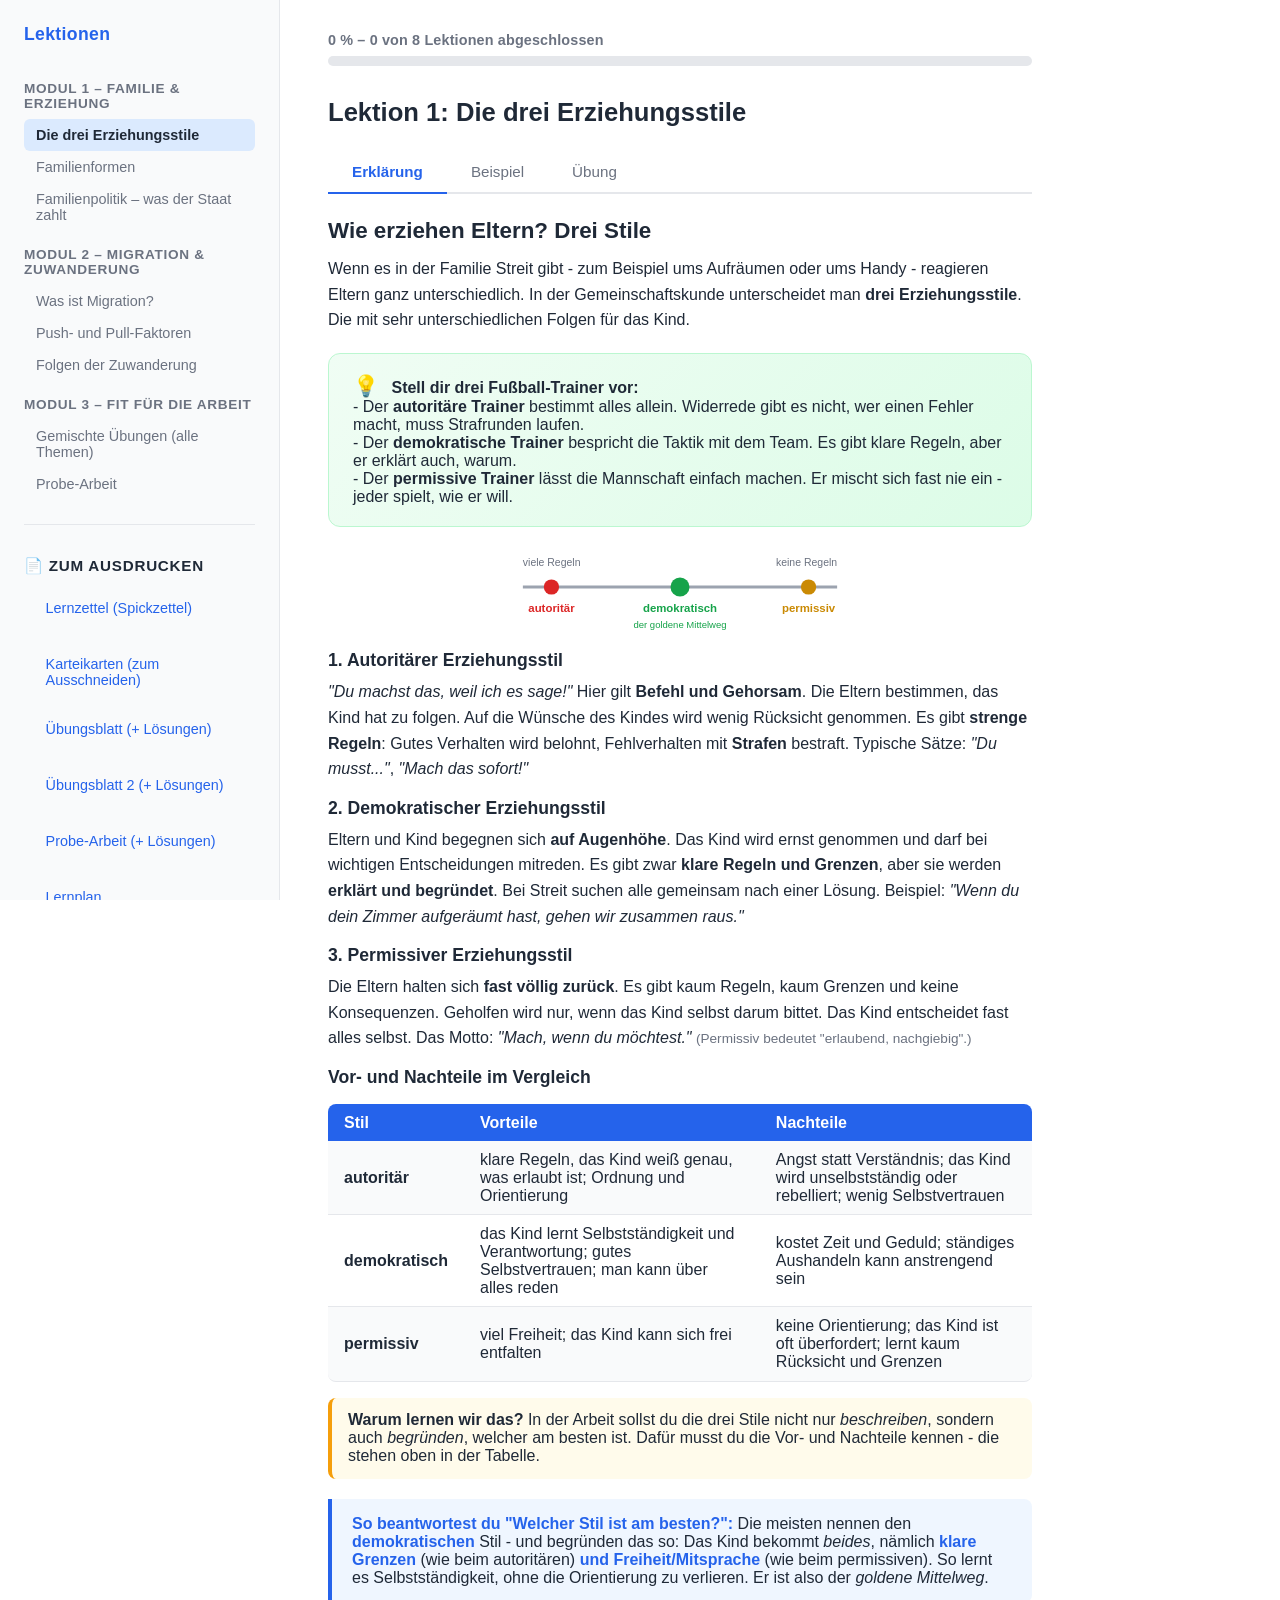
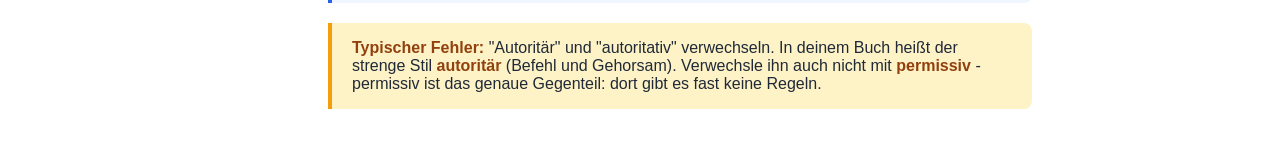
<file: index.html>
<!DOCTYPE html>
<html lang="de">
<head>
  <meta charset="UTF-8">
  <meta name="viewport" content="width=device-width, initial-scale=1.0">
  <title>GK-Arbeit Lernprogramm – Familie, Erziehung & Migration</title>
  <meta name="description" content="Lernprogramm für die GK-Arbeit: Familie, Erziehung & Migration (Klasse 8).">
  <link rel="stylesheet" href="css/style.css?v=1">
</head>
<body>
  <button class="menu-toggle" id="menu-toggle">&#9776;</button>
  <aside id="sidebar">
    <h2>Lektionen</h2>
    <div id="module-familie">
      <h3>Modul 1 – Familie &amp; Erziehung</h3>
      <ul id="lesson-list-familie"></ul>
    </div>
    <div id="module-migration">
      <h3>Modul 2 – Migration &amp; Zuwanderung</h3>
      <ul id="lesson-list-migration"></ul>
    </div>
    <div id="module-training">
      <h3>Modul 3 – Fit für die Arbeit</h3>
      <ul id="lesson-list-training"></ul>
    </div>
    <div id="pdf-paket">
      <h3>📄 Zum Ausdrucken</h3>
      <ul class="pdf-links">
        <li><a href="pdf/lernzettel.html" target="_blank" rel="noopener">Lernzettel (Spickzettel)</a></li>
        <li><a href="pdf/karteikarten.html" target="_blank" rel="noopener">Karteikarten (zum Ausschneiden)</a></li>
        <li><a href="pdf/uebungsblatt.html" target="_blank" rel="noopener">Übungsblatt (+ Lösungen)</a></li>
        <li><a href="pdf/uebungsblatt-2.html" target="_blank" rel="noopener">Übungsblatt 2 (+ Lösungen)</a></li>
        <li><a href="pdf/probe-arbeit.html" target="_blank" rel="noopener">Probe-Arbeit (+ Lösungen)</a></li>
        <li><a href="pdf/lernplan.html" target="_blank" rel="noopener">Lernplan</a></li>
      </ul>
    </div>
    <button id="reset-progress">Fortschritt zurücksetzen</button>
  </aside>
  <main id="content">
    <div id="progress-section">
      <div id="progress-label">0 % – 0 von 0 Lektionen abgeschlossen</div>
      <div id="progress-bar-container">
        <div id="progress-bar"></div>
      </div>
    </div>
    <div id="review-due"></div>
    <div id="lesson-container"></div>
  </main>
  <script src="js/progress.js?v=1"></script>
  <script src="js/exercises.js?v=1"></script>
  <script src="js/renderer.js?v=1"></script>
  <script src="js/lessons-familie.js?v=1"></script>
  <script src="js/lessons-migration.js?v=1"></script>
  <script src="js/lessons-training.js?v=1"></script>
  <script src="js/app.js?v=1"></script>
</body>
</html>
</file>
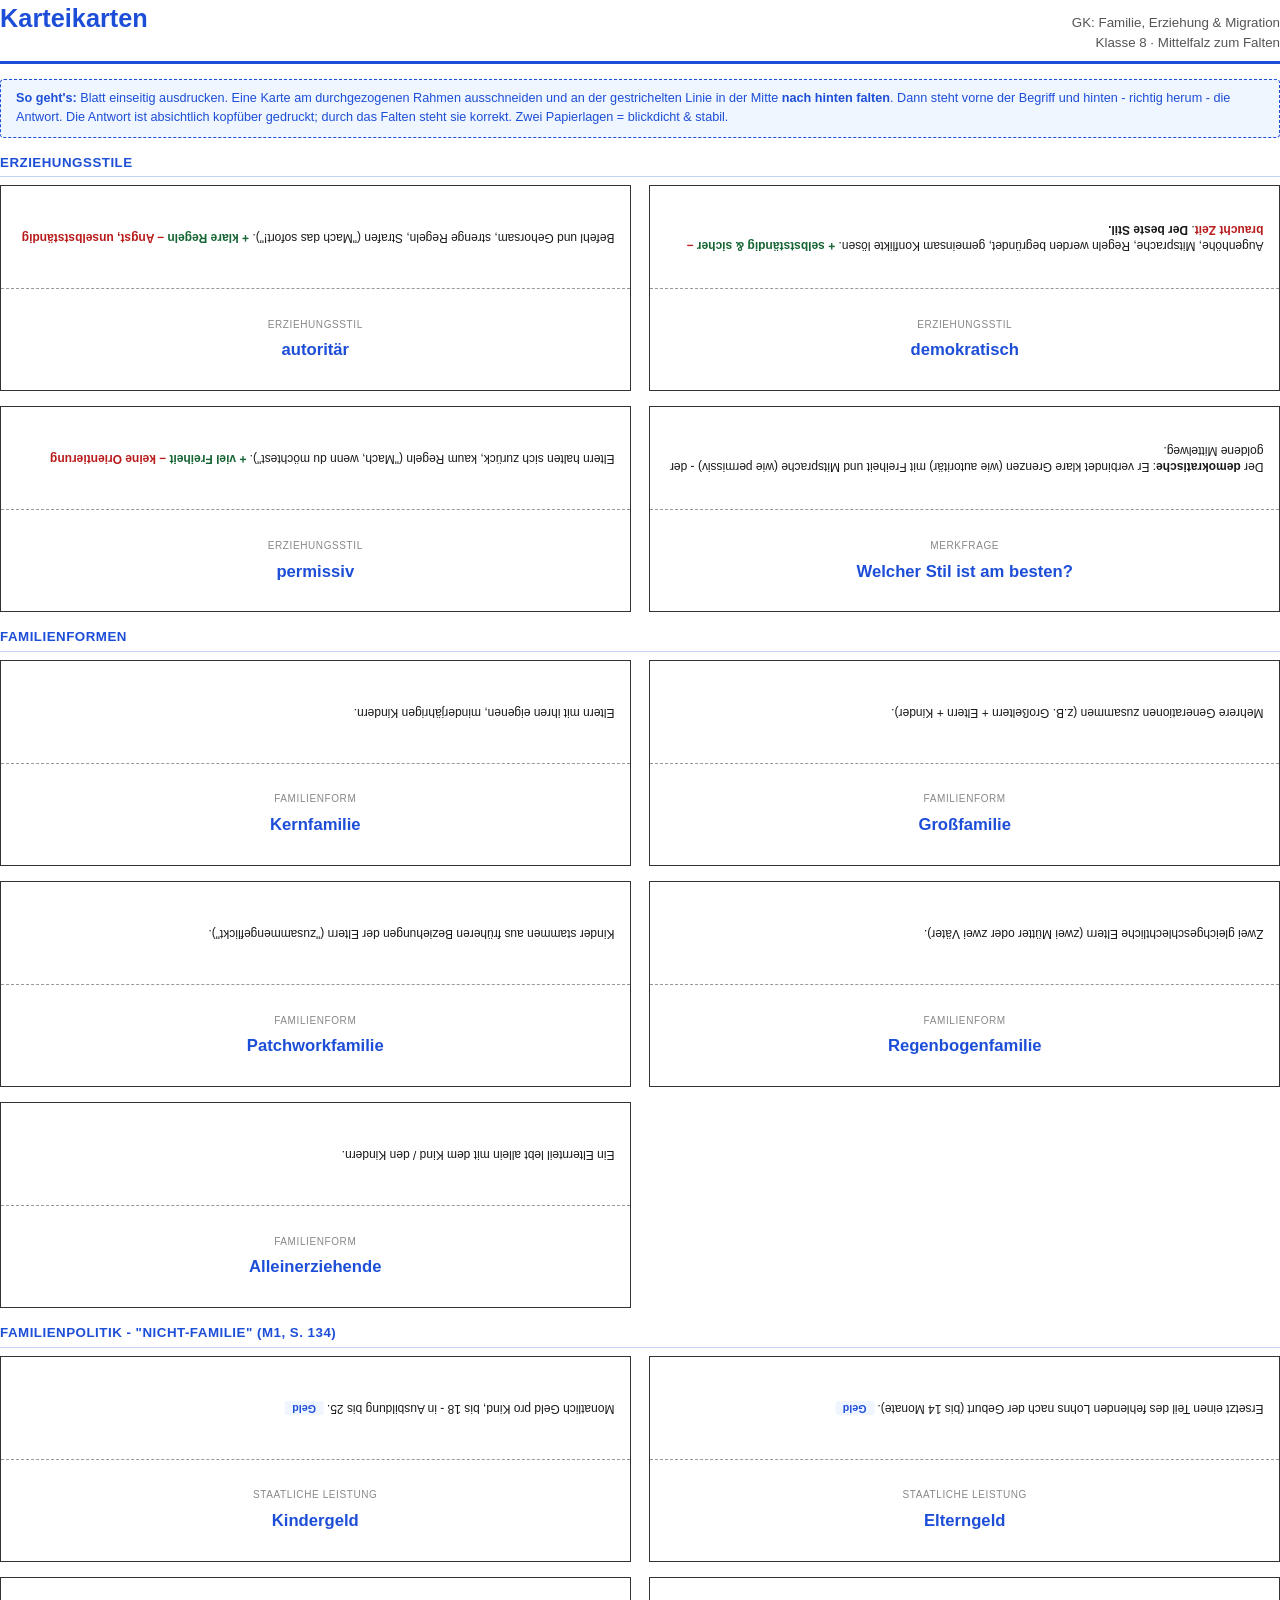
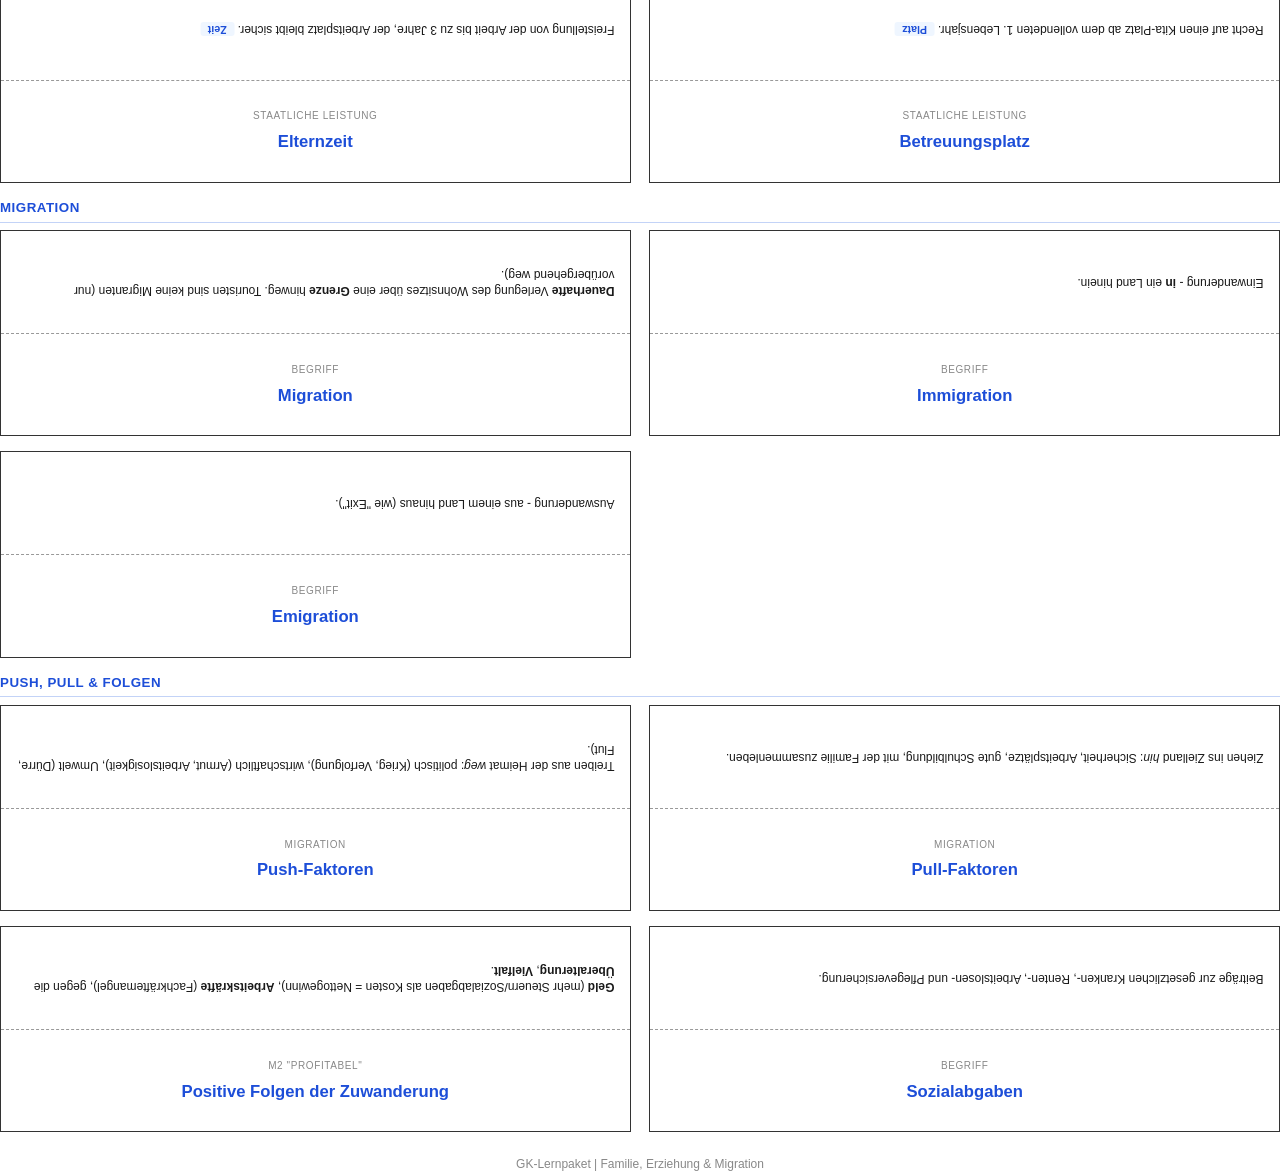
<file: pdf/karteikarten.html>
<!DOCTYPE html>
<html lang="de">
<head>
<meta charset="UTF-8">
<title>Karteikarten - GK-Arbeit: Familie, Erziehung & Migration</title>
<link rel="stylesheet" href="print.css">
<style>
  /* Mittelfalz-Karteikarten: einseitig drucken, ausschneiden, in der Mitte
     nach HINTEN falten. Begriff unten (vorne), Antwort oben kopfüber -
     nach dem Falten steht die Antwort hinten richtig herum.

     Wichtig fürs Drucken: Je zwei Karten stecken in einer .reihe (Block-Element).
     break-inside: avoid wirkt darauf zuverlässig -> eine Karte wird NIE über
     einen Seitenumbruch zerrissen, es bricht nur zwischen den Zeilen um. */
  .anleitung {
    background: #eff6ff; border: 1px dashed #1d4ed8; border-radius: 4px;
    padding: 2.5mm 4mm; font-size: 9.5pt; color: #1d4ed8; margin-bottom: 4mm;
  }
  .gruppe-titel {
    font-size: 10pt; color: #1d4ed8; font-weight: 700; text-transform: uppercase;
    letter-spacing: .5px; margin: 3mm 0 2mm; border-bottom: 1px solid #c3d3f7; padding-bottom: 1mm;
    break-after: avoid; page-break-after: avoid;
  }
  .reihe {
    display: flex; gap: 5mm; margin-bottom: 4mm;
    break-inside: avoid; page-break-inside: avoid;
  }
  .karte { width: calc(50% - 2.5mm); border: 1.4px solid #333; }
  .haelfte {
    height: 27mm; box-sizing: border-box; padding: 2.5mm 4mm; overflow: hidden;
    display: flex; flex-direction: column; justify-content: center;
  }
  /* Obere Hälfte = Antwort, kopfüber gedruckt */
  .antwort { transform: rotate(180deg); font-size: 9pt; line-height: 1.3; }
  /* Untere Hälfte = Begriff (Vorderseite), Faltlinie als obere Kante */
  .begriff { border-top: 1.5px dashed #999; text-align: center; }
  .begriff .kategorie {
    font-size: 7.5pt; color: #888; text-transform: uppercase; letter-spacing: .6px; margin-bottom: 1.5mm;
  }
  .begriff .wort { font-weight: 700; font-size: 12.5pt; color: #1d4ed8; }
  .antwort .plus { color: #166534; font-weight: 600; }
  .antwort .minus { color: #b91c1c; font-weight: 600; }
  .antwort .art {
    display: inline-block; white-space: nowrap; background: #eff6ff; color: #1d4ed8;
    font-weight: 700; font-size: 8pt; padding: 0 2mm; border-radius: 3px;
  }
</style>
</head>
<body>

<div class="kopf">
  <h1>Karteikarten</h1>
  <div class="meta">GK: Familie, Erziehung &amp; Migration<br>Klasse 8 &middot; Mittelfalz zum Falten</div>
</div>

<div class="anleitung">
  <strong>So geht's:</strong> Blatt einseitig ausdrucken. Eine Karte am durchgezogenen Rahmen
  ausschneiden und an der gestrichelten Linie in der Mitte <strong>nach hinten falten</strong>.
  Dann steht vorne der Begriff und hinten - richtig herum - die Antwort. Die Antwort ist absichtlich
  kopfüber gedruckt; durch das Falten steht sie korrekt. Zwei Papierlagen = blickdicht &amp; stabil.
</div>

<div class="gruppe-titel">Erziehungsstile</div>
<div class="reihe">
  <div class="karte">
    <div class="haelfte antwort"><div>Befehl und Gehorsam, strenge Regeln, Strafen ("Mach das sofort!").
      <span class="plus">+ klare Regeln</span> <span class="minus">&ndash; Angst, unselbstständig</span></div></div>
    <div class="haelfte begriff"><div class="kategorie">Erziehungsstil</div><div class="wort">autoritär</div></div>
  </div>
  <div class="karte">
    <div class="haelfte antwort"><div>Augenhöhe, Mitsprache, Regeln werden begründet, gemeinsam Konflikte lösen.
      <span class="plus">+ selbstständig &amp; sicher</span> <span class="minus">&ndash; braucht Zeit</span>.
      <strong>Der beste Stil.</strong></div></div>
    <div class="haelfte begriff"><div class="kategorie">Erziehungsstil</div><div class="wort">demokratisch</div></div>
  </div>
</div>
<div class="reihe">
  <div class="karte">
    <div class="haelfte antwort"><div>Eltern halten sich zurück, kaum Regeln ("Mach, wenn du möchtest").
      <span class="plus">+ viel Freiheit</span> <span class="minus">&ndash; keine Orientierung</span></div></div>
    <div class="haelfte begriff"><div class="kategorie">Erziehungsstil</div><div class="wort">permissiv</div></div>
  </div>
  <div class="karte">
    <div class="haelfte antwort"><div>Der <strong>demokratische</strong>: Er verbindet klare Grenzen (wie autoritär)
      mit Freiheit und Mitsprache (wie permissiv) - der goldene Mittelweg.</div></div>
    <div class="haelfte begriff"><div class="kategorie">Merkfrage</div><div class="wort">Welcher Stil ist am besten?</div></div>
  </div>
</div>

<div class="gruppe-titel">Familienformen</div>
<div class="reihe">
  <div class="karte">
    <div class="haelfte antwort"><div>Eltern mit ihren eigenen, minderjährigen Kindern.</div></div>
    <div class="haelfte begriff"><div class="kategorie">Familienform</div><div class="wort">Kernfamilie</div></div>
  </div>
  <div class="karte">
    <div class="haelfte antwort"><div>Mehrere Generationen zusammen (z.B. Großeltern + Eltern + Kinder).</div></div>
    <div class="haelfte begriff"><div class="kategorie">Familienform</div><div class="wort">Großfamilie</div></div>
  </div>
</div>
<div class="reihe">
  <div class="karte">
    <div class="haelfte antwort"><div>Kinder stammen aus früheren Beziehungen der Eltern ("zusammengeflickt").</div></div>
    <div class="haelfte begriff"><div class="kategorie">Familienform</div><div class="wort">Patchworkfamilie</div></div>
  </div>
  <div class="karte">
    <div class="haelfte antwort"><div>Zwei gleichgeschlechtliche Eltern (zwei Mütter oder zwei Väter).</div></div>
    <div class="haelfte begriff"><div class="kategorie">Familienform</div><div class="wort">Regenbogenfamilie</div></div>
  </div>
</div>
<div class="reihe">
  <div class="karte">
    <div class="haelfte antwort"><div>Ein Elternteil lebt allein mit dem Kind / den Kindern.</div></div>
    <div class="haelfte begriff"><div class="kategorie">Familienform</div><div class="wort">Alleinerziehende</div></div>
  </div>
</div>

<div class="gruppe-titel">Familienpolitik - "Nicht-Familie" (M1, S. 134)</div>
<div class="reihe">
  <div class="karte">
    <div class="haelfte antwort"><div>Monatlich Geld pro Kind, bis 18 - in Ausbildung bis 25. <span class="art">Geld</span></div></div>
    <div class="haelfte begriff"><div class="kategorie">staatliche Leistung</div><div class="wort">Kindergeld</div></div>
  </div>
  <div class="karte">
    <div class="haelfte antwort"><div>Ersetzt einen Teil des fehlenden Lohns nach der Geburt (bis 14 Monate). <span class="art">Geld</span></div></div>
    <div class="haelfte begriff"><div class="kategorie">staatliche Leistung</div><div class="wort">Elterngeld</div></div>
  </div>
</div>
<div class="reihe">
  <div class="karte">
    <div class="haelfte antwort"><div>Freistellung von der Arbeit bis zu 3 Jahre, der Arbeitsplatz bleibt sicher. <span class="art">Zeit</span></div></div>
    <div class="haelfte begriff"><div class="kategorie">staatliche Leistung</div><div class="wort">Elternzeit</div></div>
  </div>
  <div class="karte">
    <div class="haelfte antwort"><div>Recht auf einen Kita-Platz ab dem vollendeten 1. Lebensjahr. <span class="art">Platz</span></div></div>
    <div class="haelfte begriff"><div class="kategorie">staatliche Leistung</div><div class="wort">Betreuungsplatz</div></div>
  </div>
</div>

<div class="gruppe-titel">Migration</div>
<div class="reihe">
  <div class="karte">
    <div class="haelfte antwort"><div><strong>Dauerhafte</strong> Verlegung des Wohnsitzes über eine <strong>Grenze</strong> hinweg.
      Touristen sind keine Migranten (nur vorübergehend weg).</div></div>
    <div class="haelfte begriff"><div class="kategorie">Begriff</div><div class="wort">Migration</div></div>
  </div>
  <div class="karte">
    <div class="haelfte antwort"><div>Einwanderung - <strong>in</strong> ein Land hinein.</div></div>
    <div class="haelfte begriff"><div class="kategorie">Begriff</div><div class="wort">Immigration</div></div>
  </div>
</div>
<div class="reihe">
  <div class="karte">
    <div class="haelfte antwort"><div>Auswanderung - aus einem Land hinaus (wie "Exit").</div></div>
    <div class="haelfte begriff"><div class="kategorie">Begriff</div><div class="wort">Emigration</div></div>
  </div>
</div>

<div class="gruppe-titel">Push, Pull &amp; Folgen</div>
<div class="reihe">
  <div class="karte">
    <div class="haelfte antwort"><div>Treiben aus der Heimat <em>weg</em>: politisch (Krieg, Verfolgung),
      wirtschaftlich (Armut, Arbeitslosigkeit), Umwelt (Dürre, Flut).</div></div>
    <div class="haelfte begriff"><div class="kategorie">Migration</div><div class="wort">Push-Faktoren</div></div>
  </div>
  <div class="karte">
    <div class="haelfte antwort"><div>Ziehen ins Zielland <em>hin</em>: Sicherheit, Arbeitsplätze, gute Schulbildung,
      mit der Familie zusammenleben.</div></div>
    <div class="haelfte begriff"><div class="kategorie">Migration</div><div class="wort">Pull-Faktoren</div></div>
  </div>
</div>
<div class="reihe">
  <div class="karte">
    <div class="haelfte antwort"><div><strong>Geld</strong> (mehr Steuern/Sozialabgaben als Kosten = Nettogewinn),
      <strong>Arbeitskräfte</strong> (Fachkräftemangel), gegen die <strong>Überalterung</strong>, <strong>Vielfalt</strong>.</div></div>
    <div class="haelfte begriff"><div class="kategorie">M2 "Profitabel"</div><div class="wort">Positive Folgen der Zuwanderung</div></div>
  </div>
  <div class="karte">
    <div class="haelfte antwort"><div>Beiträge zur gesetzlichen Kranken-, Renten-, Arbeitslosen- und Pflegeversicherung.</div></div>
    <div class="haelfte begriff"><div class="kategorie">Begriff</div><div class="wort">Sozialabgaben</div></div>
  </div>
</div>

<div class="fuss">GK-Lernpaket | Familie, Erziehung &amp; Migration</div>

</body>
</html>
</file>
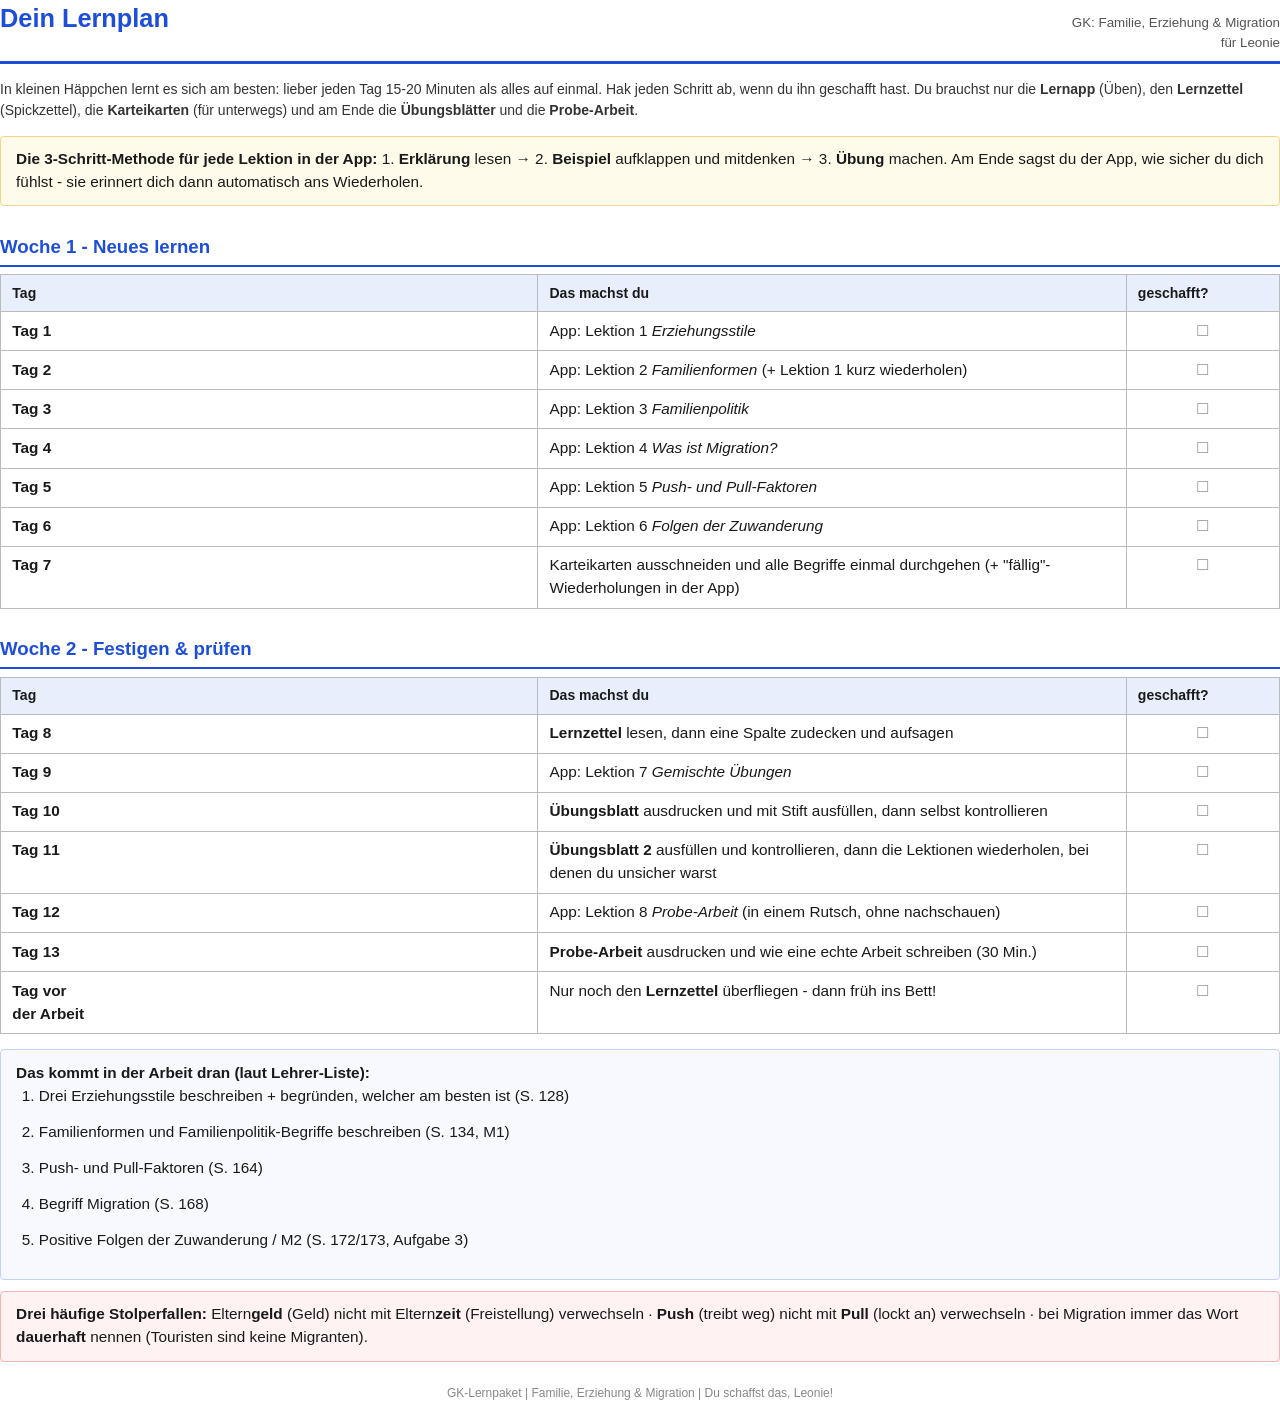
<file: pdf/lernplan.html>
<!DOCTYPE html>
<html lang="de">
<head>
<meta charset="UTF-8">
<title>Lernplan - GK-Arbeit: Familie, Erziehung & Migration</title>
<link rel="stylesheet" href="print.css">
</head>
<body>

<div class="kopf">
  <h1>Dein Lernplan</h1>
  <div class="meta">GK: Familie, Erziehung &amp; Migration<br>für Leonie</div>
</div>
<p class="intro">In kleinen Häppchen lernt es sich am besten: lieber jeden Tag 15-20 Minuten als alles
auf einmal. Hak jeden Schritt ab, wenn du ihn geschafft hast. Du brauchst nur die
<strong>Lernapp</strong> (Üben), den <strong>Lernzettel</strong> (Spickzettel), die
<strong>Karteikarten</strong> (für unterwegs) und am Ende die <strong>Übungsblätter</strong> und die
<strong>Probe-Arbeit</strong>.</p>

<div class="box box-tip">
  <strong>Die 3-Schritt-Methode für jede Lektion in der App:</strong>
  1. <strong>Erklärung</strong> lesen &rarr; 2. <strong>Beispiel</strong> aufklappen und mitdenken &rarr;
  3. <strong>Übung</strong> machen. Am Ende sagst du der App, wie sicher du dich fühlst -
  sie erinnert dich dann automatisch ans Wiederholen.
</div>

<h2>Woche 1 - Neues lernen</h2>
<table>
  <tr><th>Tag</th><th>Das machst du</th><th>geschafft?</th></tr>
  <tr><td class="en">Tag 1</td><td>App: Lektion 1 <em>Erziehungsstile</em></td><td class="chk">☐</td></tr>
  <tr><td class="en">Tag 2</td><td>App: Lektion 2 <em>Familienformen</em> (+ Lektion 1 kurz wiederholen)</td><td class="chk">☐</td></tr>
  <tr><td class="en">Tag 3</td><td>App: Lektion 3 <em>Familienpolitik</em></td><td class="chk">☐</td></tr>
  <tr><td class="en">Tag 4</td><td>App: Lektion 4 <em>Was ist Migration?</em></td><td class="chk">☐</td></tr>
  <tr><td class="en">Tag 5</td><td>App: Lektion 5 <em>Push- und Pull-Faktoren</em></td><td class="chk">☐</td></tr>
  <tr><td class="en">Tag 6</td><td>App: Lektion 6 <em>Folgen der Zuwanderung</em></td><td class="chk">☐</td></tr>
  <tr><td class="en">Tag 7</td><td>Karteikarten ausschneiden und alle Begriffe einmal durchgehen (+ "fällig"-Wiederholungen in der App)</td><td class="chk">☐</td></tr>
</table>

<h2>Woche 2 - Festigen &amp; prüfen</h2>
<table>
  <tr><th>Tag</th><th>Das machst du</th><th>geschafft?</th></tr>
  <tr><td class="en">Tag 8</td><td><strong>Lernzettel</strong> lesen, dann eine Spalte zudecken und aufsagen</td><td class="chk">☐</td></tr>
  <tr><td class="en">Tag 9</td><td>App: Lektion 7 <em>Gemischte Übungen</em></td><td class="chk">☐</td></tr>
  <tr><td class="en">Tag 10</td><td><strong>Übungsblatt</strong> ausdrucken und mit Stift ausfüllen, dann selbst kontrollieren</td><td class="chk">☐</td></tr>
  <tr><td class="en">Tag 11</td><td><strong>Übungsblatt 2</strong> ausfüllen und kontrollieren, dann die Lektionen wiederholen, bei denen du unsicher warst</td><td class="chk">☐</td></tr>
  <tr><td class="en">Tag 12</td><td>App: Lektion 8 <em>Probe-Arbeit</em> (in einem Rutsch, ohne nachschauen)</td><td class="chk">☐</td></tr>
  <tr><td class="en">Tag 13</td><td><strong>Probe-Arbeit</strong> ausdrucken und wie eine echte Arbeit schreiben (30 Min.)</td><td class="chk">☐</td></tr>
  <tr><td class="en">Tag vor<br>der Arbeit</td><td>Nur noch den <strong>Lernzettel</strong> überfliegen - dann früh ins Bett!</td><td class="chk">☐</td></tr>
</table>

<div class="box box-rule">
  <strong>Das kommt in der Arbeit dran (laut Lehrer-Liste):</strong>
  <ol class="aufgaben">
    <li>Drei Erziehungsstile beschreiben + begründen, welcher am besten ist (S. 128)</li>
    <li>Familienformen und Familienpolitik-Begriffe beschreiben (S. 134, M1)</li>
    <li>Push- und Pull-Faktoren (S. 164)</li>
    <li>Begriff Migration (S. 168)</li>
    <li>Positive Folgen der Zuwanderung / M2 (S. 172/173, Aufgabe 3)</li>
  </ol>
</div>

<div class="box box-warn">
  <strong>Drei häufige Stolperfallen:</strong> Eltern<strong>geld</strong> (Geld) nicht mit
  Eltern<strong>zeit</strong> (Freistellung) verwechseln &middot; <strong>Push</strong> (treibt weg) nicht
  mit <strong>Pull</strong> (lockt an) verwechseln &middot; bei Migration immer das Wort
  <strong>dauerhaft</strong> nennen (Touristen sind keine Migranten).
</div>

<div class="fuss">GK-Lernpaket | Familie, Erziehung &amp; Migration | Du schaffst das, Leonie!</div>

</body>
</html>
</file>
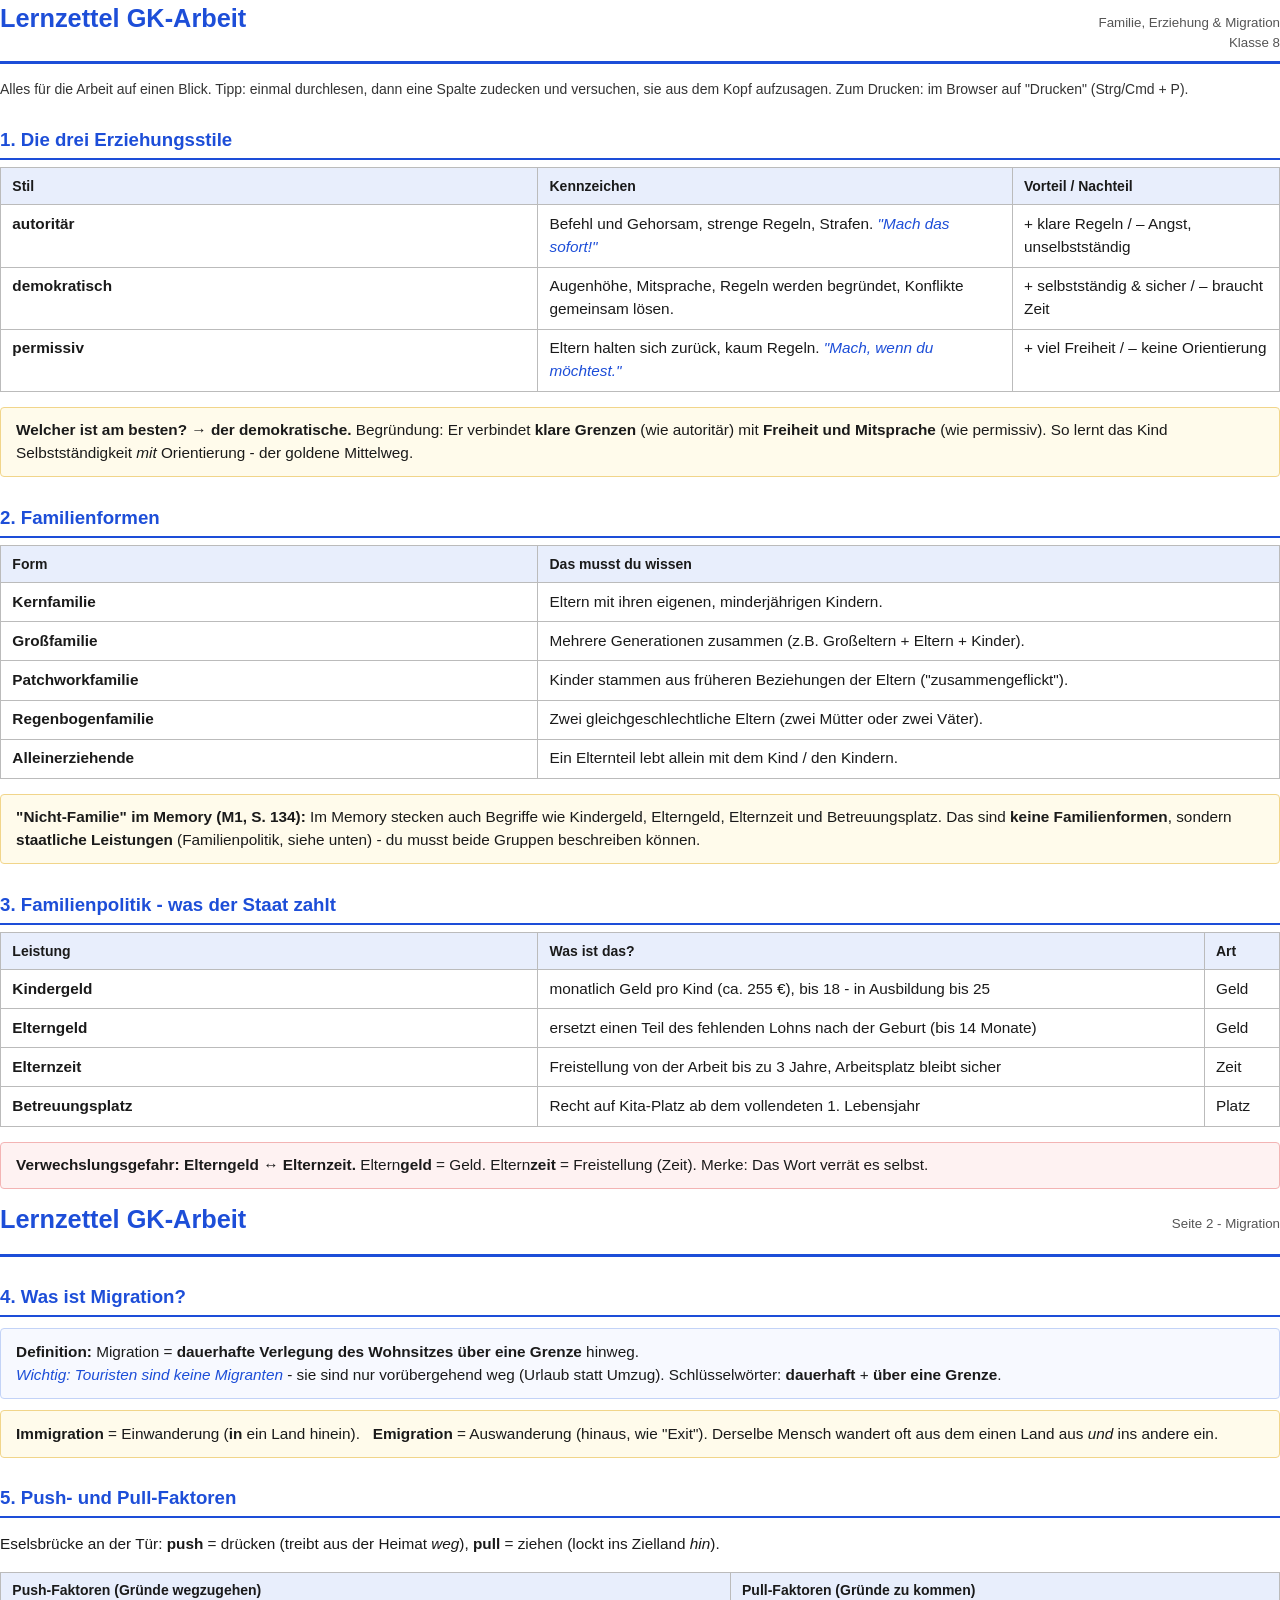
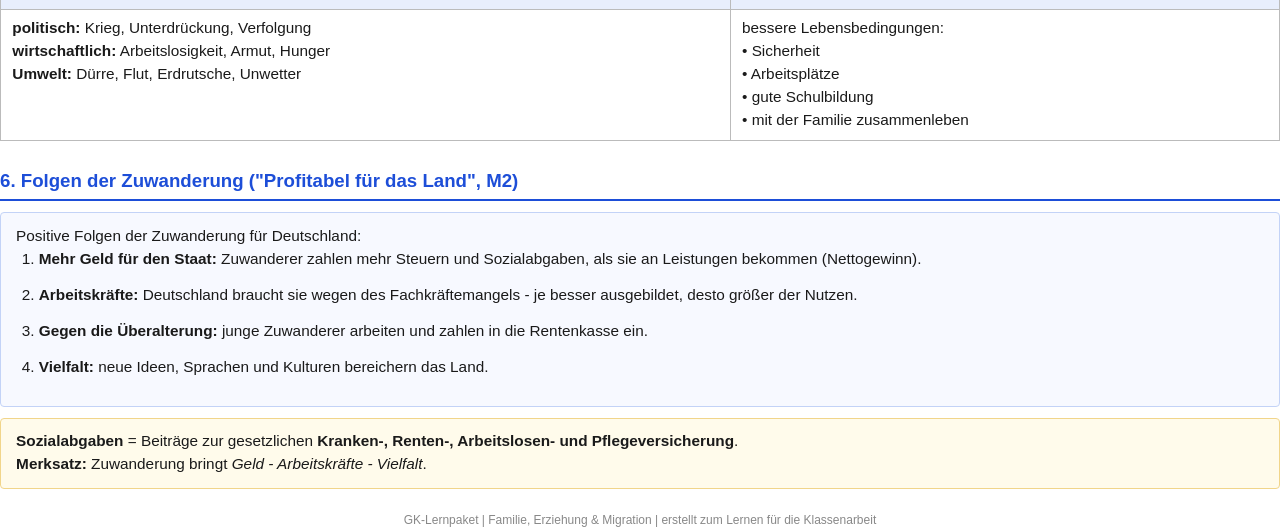
<file: pdf/lernzettel.html>
<!DOCTYPE html>
<html lang="de">
<head>
<meta charset="UTF-8">
<title>Lernzettel - GK-Arbeit: Familie, Erziehung & Migration</title>
<link rel="stylesheet" href="print.css">
</head>
<body>

<div class="kopf">
  <h1>Lernzettel GK-Arbeit</h1>
  <div class="meta">Familie, Erziehung &amp; Migration<br>Klasse 8</div>
</div>
<p class="intro">Alles für die Arbeit auf einen Blick. Tipp: einmal durchlesen, dann eine Spalte
zudecken und versuchen, sie aus dem Kopf aufzusagen. Zum Drucken: im Browser auf "Drucken" (Strg/Cmd + P).</p>

<h2>1. Die drei Erziehungsstile</h2>
<table>
  <tr><th>Stil</th><th>Kennzeichen</th><th>Vorteil / Nachteil</th></tr>
  <tr>
    <td class="en">autoritär</td>
    <td>Befehl und Gehorsam, strenge Regeln, Strafen. <span class="beispiel">"Mach das sofort!"</span></td>
    <td>+ klare Regeln / &ndash; Angst, unselbstständig</td>
  </tr>
  <tr>
    <td class="en">demokratisch</td>
    <td>Augenhöhe, Mitsprache, Regeln werden begründet, Konflikte gemeinsam lösen.</td>
    <td>+ selbstständig &amp; sicher / &ndash; braucht Zeit</td>
  </tr>
  <tr>
    <td class="en">permissiv</td>
    <td>Eltern halten sich zurück, kaum Regeln. <span class="beispiel">"Mach, wenn du möchtest."</span></td>
    <td>+ viel Freiheit / &ndash; keine Orientierung</td>
  </tr>
</table>
<div class="box box-tip">
  <strong>Welcher ist am besten? &rarr; der demokratische.</strong> Begründung: Er verbindet
  <strong>klare Grenzen</strong> (wie autoritär) mit <strong>Freiheit und Mitsprache</strong> (wie permissiv).
  So lernt das Kind Selbstständigkeit <em>mit</em> Orientierung - der goldene Mittelweg.
</div>

<h2>2. Familienformen</h2>
<table>
  <tr><th>Form</th><th>Das musst du wissen</th></tr>
  <tr><td class="en">Kernfamilie</td><td>Eltern mit ihren eigenen, minderjährigen Kindern.</td></tr>
  <tr><td class="en">Großfamilie</td><td>Mehrere Generationen zusammen (z.B. Großeltern + Eltern + Kinder).</td></tr>
  <tr><td class="en">Patchworkfamilie</td><td>Kinder stammen aus früheren Beziehungen der Eltern ("zusammengeflickt").</td></tr>
  <tr><td class="en">Regenbogenfamilie</td><td>Zwei gleichgeschlechtliche Eltern (zwei Mütter oder zwei Väter).</td></tr>
  <tr><td class="en">Alleinerziehende</td><td>Ein Elternteil lebt allein mit dem Kind / den Kindern.</td></tr>
</table>
<div class="box box-tip">
  <strong>"Nicht-Familie" im Memory (M1, S. 134):</strong> Im Memory stecken auch Begriffe wie Kindergeld,
  Elterngeld, Elternzeit und Betreuungsplatz. Das sind <strong>keine Familienformen</strong>, sondern
  <strong>staatliche Leistungen</strong> (Familienpolitik, siehe unten) - du musst beide Gruppen
  beschreiben können.
</div>

<h2>3. Familienpolitik - was der Staat zahlt</h2>
<table>
  <tr><th>Leistung</th><th>Was ist das?</th><th>Art</th></tr>
  <tr><td class="en">Kindergeld</td><td>monatlich Geld pro Kind (ca. 255 €), bis 18 - in Ausbildung bis 25</td><td>Geld</td></tr>
  <tr><td class="en">Elterngeld</td><td>ersetzt einen Teil des fehlenden Lohns nach der Geburt (bis 14 Monate)</td><td>Geld</td></tr>
  <tr><td class="en">Elternzeit</td><td>Freistellung von der Arbeit bis zu 3 Jahre, Arbeitsplatz bleibt sicher</td><td>Zeit</td></tr>
  <tr><td class="en">Betreuungsplatz</td><td>Recht auf Kita-Platz ab dem vollendeten 1. Lebensjahr</td><td>Platz</td></tr>
</table>
<div class="box box-warn">
  <strong>Verwechslungsgefahr: Elterngeld &harr; Elternzeit.</strong> Eltern<strong>geld</strong> = Geld.
  Eltern<strong>zeit</strong> = Freistellung (Zeit). Merke: Das Wort verrät es selbst.
</div>

<div class="seitenumbruch"></div>
<div class="kopf">
  <h1>Lernzettel GK-Arbeit</h1>
  <div class="meta">Seite 2 - Migration</div>
</div>

<h2>4. Was ist Migration?</h2>
<div class="box box-rule">
  <strong>Definition:</strong> Migration = <strong>dauerhafte Verlegung des Wohnsitzes über eine Grenze</strong>
  hinweg. <br>
  <span class="beispiel">Wichtig: Touristen sind keine Migranten</span> - sie sind nur vorübergehend weg
  (Urlaub statt Umzug). Schlüsselwörter: <strong>dauerhaft</strong> + <strong>über eine Grenze</strong>.
</div>
<div class="box box-tip">
  <strong>Immigration</strong> = Einwanderung (<strong>in</strong> ein Land hinein). &nbsp;
  <strong>Emigration</strong> = Auswanderung (hinaus, wie "Exit"). Derselbe Mensch wandert oft aus dem
  einen Land aus <em>und</em> ins andere ein.
</div>

<h2>5. Push- und Pull-Faktoren</h2>
<p>Eselsbrücke an der Tür: <strong>push</strong> = drücken (treibt aus der Heimat <em>weg</em>),
<strong>pull</strong> = ziehen (lockt ins Zielland <em>hin</em>).</p>
<table>
  <tr><th>Push-Faktoren (Gründe wegzugehen)</th><th>Pull-Faktoren (Gründe zu kommen)</th></tr>
  <tr>
    <td>
      <strong>politisch:</strong> Krieg, Unterdrückung, Verfolgung<br>
      <strong>wirtschaftlich:</strong> Arbeitslosigkeit, Armut, Hunger<br>
      <strong>Umwelt:</strong> Dürre, Flut, Erdrutsche, Unwetter
    </td>
    <td>
      bessere Lebensbedingungen:<br>
      &bull; Sicherheit<br>
      &bull; Arbeitsplätze<br>
      &bull; gute Schulbildung<br>
      &bull; mit der Familie zusammenleben
    </td>
  </tr>
</table>

<h2>6. Folgen der Zuwanderung ("Profitabel für das Land", M2)</h2>
<div class="box box-rule">
  Positive Folgen der Zuwanderung für Deutschland:
  <ol class="aufgaben">
    <li><strong>Mehr Geld für den Staat:</strong> Zuwanderer zahlen mehr Steuern und Sozialabgaben,
    als sie an Leistungen bekommen (Nettogewinn).</li>
    <li><strong>Arbeitskräfte:</strong> Deutschland braucht sie wegen des Fachkräftemangels -
    je besser ausgebildet, desto größer der Nutzen.</li>
    <li><strong>Gegen die Überalterung:</strong> junge Zuwanderer arbeiten und zahlen in die Rentenkasse ein.</li>
    <li><strong>Vielfalt:</strong> neue Ideen, Sprachen und Kulturen bereichern das Land.</li>
  </ol>
</div>
<div class="box box-tip">
  <strong>Sozialabgaben</strong> = Beiträge zur gesetzlichen <strong>Kranken-, Renten-, Arbeitslosen-
  und Pflegeversicherung</strong>.<br>
  <strong>Merksatz:</strong> Zuwanderung bringt <em>Geld - Arbeitskräfte - Vielfalt</em>.
</div>

<div class="fuss">GK-Lernpaket | Familie, Erziehung &amp; Migration | erstellt zum Lernen für die Klassenarbeit</div>

</body>
</html>
</file>
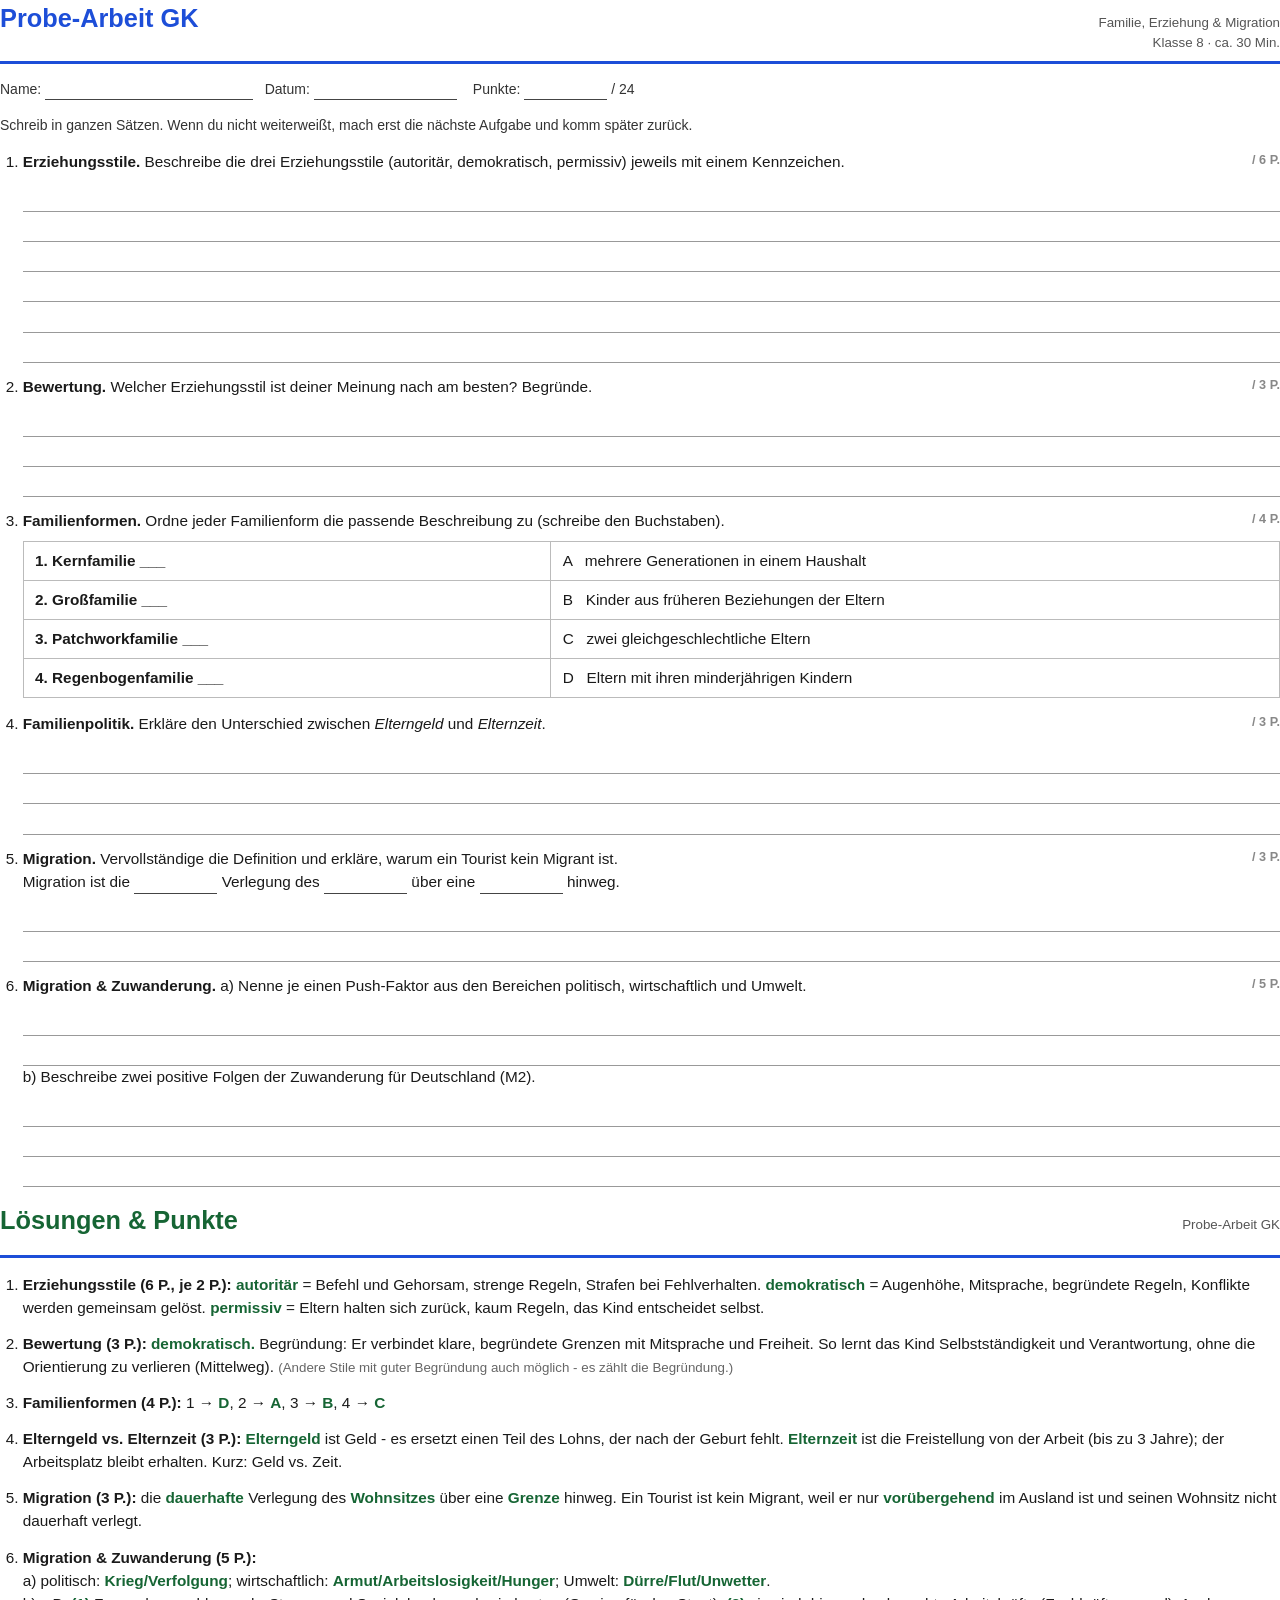
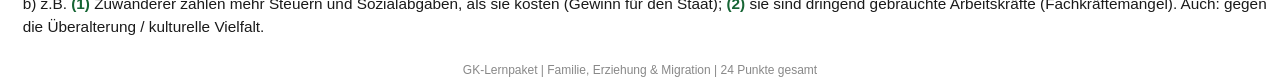
<file: pdf/probe-arbeit.html>
<!DOCTYPE html>
<html lang="de">
<head>
<meta charset="UTF-8">
<title>Probe-Arbeit - GK: Familie, Erziehung & Migration</title>
<link rel="stylesheet" href="print.css">
</head>
<body>

<div class="kopf">
  <h1>Probe-Arbeit GK</h1>
  <div class="meta">Familie, Erziehung &amp; Migration<br>Klasse 8 &middot; ca. 30 Min.</div>
</div>
<p class="name-zeile">Name: <span class="luecke luecke-lang"></span>&nbsp;&nbsp; Datum: <span class="luecke"></span>
&nbsp;&nbsp; Punkte: <span class="luecke luecke-kurz"></span> / 24</p>
<p class="intro">Schreib in ganzen Sätzen. Wenn du nicht weiterweißt, mach erst die nächste Aufgabe und
komm später zurück.</p>

<ol class="aufgaben">
  <li><span class="punkte">/ 6 P.</span><strong>Erziehungsstile.</strong> Beschreibe die drei Erziehungsstile
  (autoritär, demokratisch, permissiv) jeweils mit einem Kennzeichen.
    <div class="schreibfeld">
      <div class="schreiblinie"></div><div class="schreiblinie"></div>
      <div class="schreiblinie"></div><div class="schreiblinie"></div>
      <div class="schreiblinie"></div><div class="schreiblinie"></div>
    </div>
  </li>

  <li><span class="punkte">/ 3 P.</span><strong>Bewertung.</strong> Welcher Erziehungsstil ist deiner
  Meinung nach am besten? Begründe.
    <div class="schreibfeld">
      <div class="schreiblinie"></div><div class="schreiblinie"></div><div class="schreiblinie"></div>
    </div>
  </li>

  <li><span class="punkte">/ 4 P.</span><strong>Familienformen.</strong> Ordne jeder Familienform die
  passende Beschreibung zu (schreibe den Buchstaben).
    <table>
      <tr><td class="en">1. Kernfamilie <span class="chk">___</span></td><td>A &nbsp; mehrere Generationen in einem Haushalt</td></tr>
      <tr><td class="en">2. Großfamilie <span class="chk">___</span></td><td>B &nbsp; Kinder aus früheren Beziehungen der Eltern</td></tr>
      <tr><td class="en">3. Patchworkfamilie <span class="chk">___</span></td><td>C &nbsp; zwei gleichgeschlechtliche Eltern</td></tr>
      <tr><td class="en">4. Regenbogenfamilie <span class="chk">___</span></td><td>D &nbsp; Eltern mit ihren minderjährigen Kindern</td></tr>
    </table>
  </li>

  <li><span class="punkte">/ 3 P.</span><strong>Familienpolitik.</strong> Erkläre den Unterschied
  zwischen <em>Elterngeld</em> und <em>Elternzeit</em>.
    <div class="schreibfeld">
      <div class="schreiblinie"></div><div class="schreiblinie"></div><div class="schreiblinie"></div>
    </div>
  </li>

  <li><span class="punkte">/ 3 P.</span><strong>Migration.</strong> Vervollständige die Definition und
  erkläre, warum ein Tourist kein Migrant ist.<br>
    Migration ist die <span class="luecke luecke-kurz"></span> Verlegung des
    <span class="luecke luecke-kurz"></span> über eine <span class="luecke luecke-kurz"></span> hinweg.
    <div class="schreibfeld">
      <div class="schreiblinie"></div><div class="schreiblinie"></div>
    </div>
  </li>

  <li><span class="punkte">/ 5 P.</span><strong>Migration &amp; Zuwanderung.</strong>
    a) Nenne je einen Push-Faktor aus den Bereichen politisch, wirtschaftlich und Umwelt.
    <div class="schreibfeld"><div class="schreiblinie"></div><div class="schreiblinie"></div></div>
    b) Beschreibe zwei positive Folgen der Zuwanderung für Deutschland (M2).
    <div class="schreibfeld"><div class="schreiblinie"></div><div class="schreiblinie"></div><div class="schreiblinie"></div></div>
  </li>
</ol>

<!-- ===================== LÖSUNGEN ===================== -->
<div class="loesungen-seite">
<div class="kopf">
  <h1>Lösungen &amp; Punkte</h1>
  <div class="meta">Probe-Arbeit GK</div>
</div>

<ol class="aufgaben">
  <li><strong>Erziehungsstile (6 P., je 2 P.):</strong>
    <span class="loesung">autoritär</span> = Befehl und Gehorsam, strenge Regeln, Strafen bei
    Fehlverhalten. <span class="loesung">demokratisch</span> = Augenhöhe, Mitsprache, begründete
    Regeln, Konflikte werden gemeinsam gelöst. <span class="loesung">permissiv</span> = Eltern halten
    sich zurück, kaum Regeln, das Kind entscheidet selbst.</li>

  <li><strong>Bewertung (3 P.):</strong> <span class="loesung">demokratisch.</span> Begründung: Er
    verbindet klare, begründete Grenzen mit Mitsprache und Freiheit. So lernt das Kind Selbstständigkeit
    und Verantwortung, ohne die Orientierung zu verlieren (Mittelweg). <span class="hinweis">(Andere
    Stile mit guter Begründung auch möglich - es zählt die Begründung.)</span></li>

  <li><strong>Familienformen (4 P.):</strong>
    1 &rarr; <span class="loesung">D</span>, 2 &rarr; <span class="loesung">A</span>,
    3 &rarr; <span class="loesung">B</span>, 4 &rarr; <span class="loesung">C</span></li>

  <li><strong>Elterngeld vs. Elternzeit (3 P.):</strong>
    <span class="loesung">Elterngeld</span> ist Geld - es ersetzt einen Teil des Lohns, der nach der
    Geburt fehlt. <span class="loesung">Elternzeit</span> ist die Freistellung von der Arbeit (bis zu
    3 Jahre); der Arbeitsplatz bleibt erhalten. Kurz: Geld vs. Zeit.</li>

  <li><strong>Migration (3 P.):</strong> die <span class="loesung">dauerhafte</span> Verlegung des
    <span class="loesung">Wohnsitzes</span> über eine <span class="loesung">Grenze</span> hinweg.
    Ein Tourist ist kein Migrant, weil er nur <span class="loesung">vorübergehend</span> im Ausland ist
    und seinen Wohnsitz nicht dauerhaft verlegt.</li>

  <li><strong>Migration &amp; Zuwanderung (5 P.):</strong><br>
    a) politisch: <span class="loesung">Krieg/Verfolgung</span>; wirtschaftlich:
    <span class="loesung">Armut/Arbeitslosigkeit/Hunger</span>; Umwelt:
    <span class="loesung">Dürre/Flut/Unwetter</span>.<br>
    b) z.B. <span class="loesung">(1)</span> Zuwanderer zahlen mehr Steuern und Sozialabgaben, als sie
    kosten (Gewinn für den Staat); <span class="loesung">(2)</span> sie sind dringend gebrauchte
    Arbeitskräfte (Fachkräftemangel). Auch: gegen die Überalterung / kulturelle Vielfalt.</li>
</ol>

<div class="fuss">GK-Lernpaket | Familie, Erziehung &amp; Migration | 24 Punkte gesamt</div>
</div>

</body>
</html>
</file>
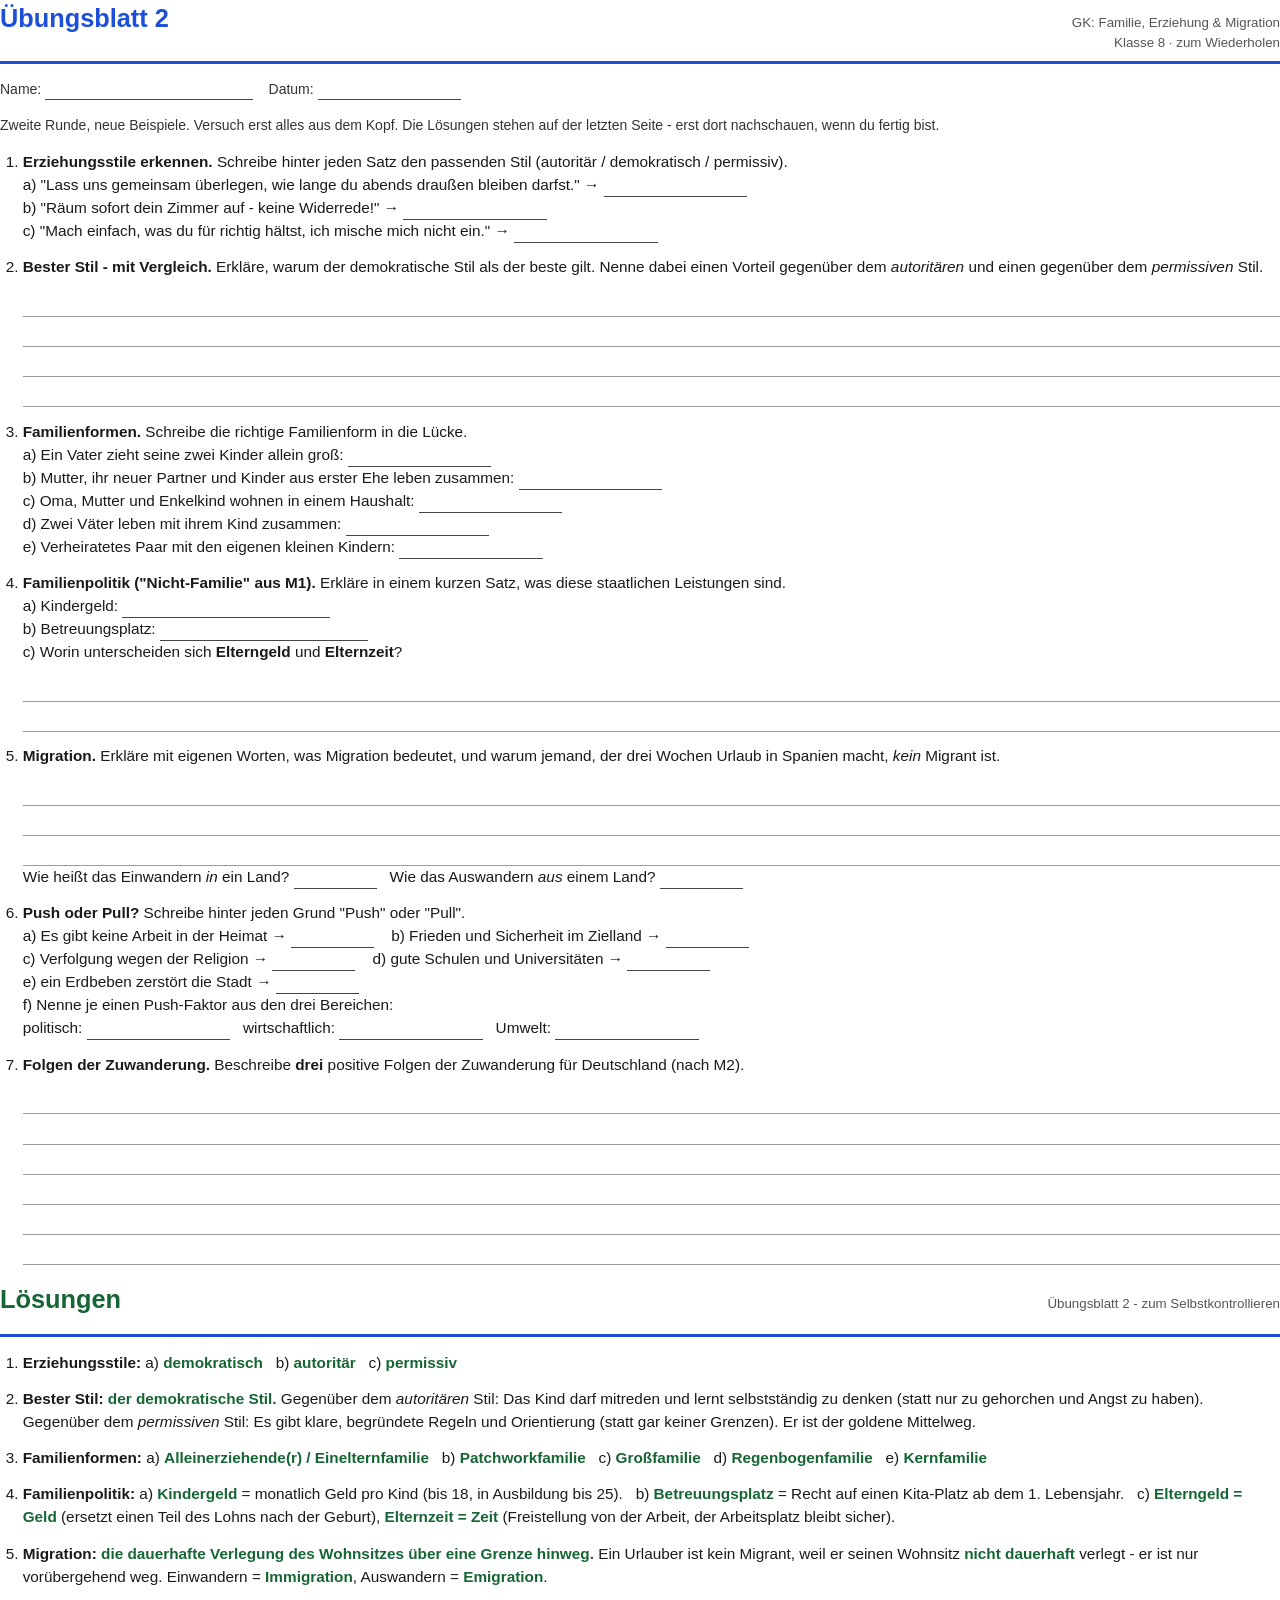
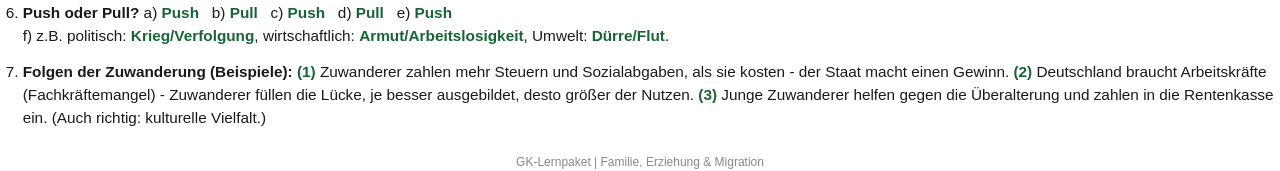
<file: pdf/uebungsblatt-2.html>
<!DOCTYPE html>
<html lang="de">
<head>
<meta charset="UTF-8">
<title>Übungsblatt 2 - GK-Arbeit: Familie, Erziehung & Migration</title>
<link rel="stylesheet" href="print.css">
</head>
<body>

<div class="kopf">
  <h1>Übungsblatt 2</h1>
  <div class="meta">GK: Familie, Erziehung &amp; Migration<br>Klasse 8 &middot; zum Wiederholen</div>
</div>
<p class="name-zeile">Name: <span class="luecke luecke-lang"></span>&nbsp;&nbsp;&nbsp; Datum: <span class="luecke"></span></p>
<p class="intro">Zweite Runde, neue Beispiele. Versuch erst alles aus dem Kopf. Die Lösungen stehen auf der
letzten Seite - erst dort nachschauen, wenn du fertig bist.</p>

<ol class="aufgaben">
  <li><strong>Erziehungsstile erkennen.</strong> Schreibe hinter jeden Satz den passenden Stil
  (autoritär / demokratisch / permissiv).<br>
    a) "Lass uns gemeinsam überlegen, wie lange du abends draußen bleiben darfst." &rarr; <span class="luecke"></span><br>
    b) "Räum sofort dein Zimmer auf - keine Widerrede!" &rarr; <span class="luecke"></span><br>
    c) "Mach einfach, was du für richtig hältst, ich mische mich nicht ein." &rarr; <span class="luecke"></span>
  </li>

  <li><strong>Bester Stil - mit Vergleich.</strong> Erkläre, warum der demokratische Stil als der beste gilt.
  Nenne dabei einen Vorteil gegenüber dem <em>autoritären</em> und einen gegenüber dem <em>permissiven</em> Stil.
    <div class="schreibfeld">
      <div class="schreiblinie"></div><div class="schreiblinie"></div>
      <div class="schreiblinie"></div><div class="schreiblinie"></div>
    </div>
  </li>

  <li><strong>Familienformen.</strong> Schreibe die richtige Familienform in die Lücke.<br>
    a) Ein Vater zieht seine zwei Kinder allein groß: <span class="luecke"></span><br>
    b) Mutter, ihr neuer Partner und Kinder aus erster Ehe leben zusammen: <span class="luecke"></span><br>
    c) Oma, Mutter und Enkelkind wohnen in einem Haushalt: <span class="luecke"></span><br>
    d) Zwei Väter leben mit ihrem Kind zusammen: <span class="luecke"></span><br>
    e) Verheiratetes Paar mit den eigenen kleinen Kindern: <span class="luecke"></span>
  </li>

  <li><strong>Familienpolitik ("Nicht-Familie" aus M1).</strong> Erkläre in einem kurzen Satz, was diese
  staatlichen Leistungen sind.<br>
    a) Kindergeld: <span class="luecke luecke-lang"></span><br>
    b) Betreuungsplatz: <span class="luecke luecke-lang"></span><br>
    c) Worin unterscheiden sich <strong>Elterngeld</strong> und <strong>Elternzeit</strong>?
    <div class="schreibfeld">
      <div class="schreiblinie"></div><div class="schreiblinie"></div>
    </div>
  </li>

  <li><strong>Migration.</strong> Erkläre mit eigenen Worten, was Migration bedeutet, und warum jemand,
  der drei Wochen Urlaub in Spanien macht, <em>kein</em> Migrant ist.
    <div class="schreibfeld">
      <div class="schreiblinie"></div><div class="schreiblinie"></div><div class="schreiblinie"></div>
    </div>
    Wie heißt das Einwandern <em>in</em> ein Land? <span class="luecke luecke-kurz"></span>&nbsp;&nbsp;
    Wie das Auswandern <em>aus</em> einem Land? <span class="luecke luecke-kurz"></span>
  </li>

  <li><strong>Push oder Pull?</strong> Schreibe hinter jeden Grund "Push" oder "Pull".<br>
    a) Es gibt keine Arbeit in der Heimat &rarr; <span class="luecke luecke-kurz"></span> &nbsp;&nbsp;
    b) Frieden und Sicherheit im Zielland &rarr; <span class="luecke luecke-kurz"></span><br>
    c) Verfolgung wegen der Religion &rarr; <span class="luecke luecke-kurz"></span> &nbsp;&nbsp;
    d) gute Schulen und Universitäten &rarr; <span class="luecke luecke-kurz"></span><br>
    e) ein Erdbeben zerstört die Stadt &rarr; <span class="luecke luecke-kurz"></span><br>
    f) Nenne je einen Push-Faktor aus den drei Bereichen:<br>
    politisch: <span class="luecke"></span> &nbsp; wirtschaftlich: <span class="luecke"></span> &nbsp;
    Umwelt: <span class="luecke"></span>
  </li>

  <li><strong>Folgen der Zuwanderung.</strong> Beschreibe <strong>drei</strong> positive Folgen der
  Zuwanderung für Deutschland (nach M2).
    <div class="schreibfeld">
      <div class="schreiblinie"></div><div class="schreiblinie"></div>
      <div class="schreiblinie"></div><div class="schreiblinie"></div>
      <div class="schreiblinie"></div><div class="schreiblinie"></div>
    </div>
  </li>
</ol>

<!-- ===================== LÖSUNGEN ===================== -->
<div class="loesungen-seite">
<div class="kopf">
  <h1>Lösungen</h1>
  <div class="meta">Übungsblatt 2 - zum Selbstkontrollieren</div>
</div>

<ol class="aufgaben">
  <li><strong>Erziehungsstile:</strong>
    a) <span class="loesung">demokratisch</span> &nbsp;
    b) <span class="loesung">autoritär</span> &nbsp;
    c) <span class="loesung">permissiv</span></li>

  <li><strong>Bester Stil:</strong> <span class="loesung">der demokratische Stil.</span>
    Gegenüber dem <em>autoritären</em> Stil: Das Kind darf mitreden und lernt selbstständig zu denken
    (statt nur zu gehorchen und Angst zu haben). Gegenüber dem <em>permissiven</em> Stil: Es gibt
    klare, begründete Regeln und Orientierung (statt gar keiner Grenzen). Er ist der goldene Mittelweg.</li>

  <li><strong>Familienformen:</strong>
    a) <span class="loesung">Alleinerziehende(r) / Einelternfamilie</span> &nbsp;
    b) <span class="loesung">Patchworkfamilie</span> &nbsp;
    c) <span class="loesung">Großfamilie</span> &nbsp;
    d) <span class="loesung">Regenbogenfamilie</span> &nbsp;
    e) <span class="loesung">Kernfamilie</span></li>

  <li><strong>Familienpolitik:</strong>
    a) <span class="loesung">Kindergeld</span> = monatlich Geld pro Kind (bis 18, in Ausbildung bis 25). &nbsp;
    b) <span class="loesung">Betreuungsplatz</span> = Recht auf einen Kita-Platz ab dem 1. Lebensjahr. &nbsp;
    c) <span class="loesung">Elterngeld = Geld</span> (ersetzt einen Teil des Lohns nach der Geburt),
    <span class="loesung">Elternzeit = Zeit</span> (Freistellung von der Arbeit, der Arbeitsplatz bleibt sicher).</li>

  <li><strong>Migration:</strong> <span class="loesung">die dauerhafte Verlegung des Wohnsitzes über eine
    Grenze hinweg.</span> Ein Urlauber ist kein Migrant, weil er seinen Wohnsitz
    <span class="loesung">nicht dauerhaft</span> verlegt - er ist nur vorübergehend weg.
    Einwandern = <span class="loesung">Immigration</span>, Auswandern = <span class="loesung">Emigration</span>.</li>

  <li><strong>Push oder Pull?</strong>
    a) <span class="loesung">Push</span> &nbsp; b) <span class="loesung">Pull</span> &nbsp;
    c) <span class="loesung">Push</span> &nbsp; d) <span class="loesung">Pull</span> &nbsp;
    e) <span class="loesung">Push</span><br>
    f) z.B. politisch: <span class="loesung">Krieg/Verfolgung</span>,
    wirtschaftlich: <span class="loesung">Armut/Arbeitslosigkeit</span>,
    Umwelt: <span class="loesung">Dürre/Flut</span>.</li>

  <li><strong>Folgen der Zuwanderung (Beispiele):</strong>
    <span class="loesung">(1)</span> Zuwanderer zahlen mehr Steuern und Sozialabgaben, als sie kosten -
    der Staat macht einen Gewinn. <span class="loesung">(2)</span> Deutschland braucht Arbeitskräfte
    (Fachkräftemangel) - Zuwanderer füllen die Lücke, je besser ausgebildet, desto größer der Nutzen.
    <span class="loesung">(3)</span> Junge Zuwanderer helfen gegen die Überalterung und zahlen in die
    Rentenkasse ein. (Auch richtig: kulturelle Vielfalt.)</li>
</ol>

<div class="fuss">GK-Lernpaket | Familie, Erziehung &amp; Migration</div>
</div>

</body>
</html>
</file>
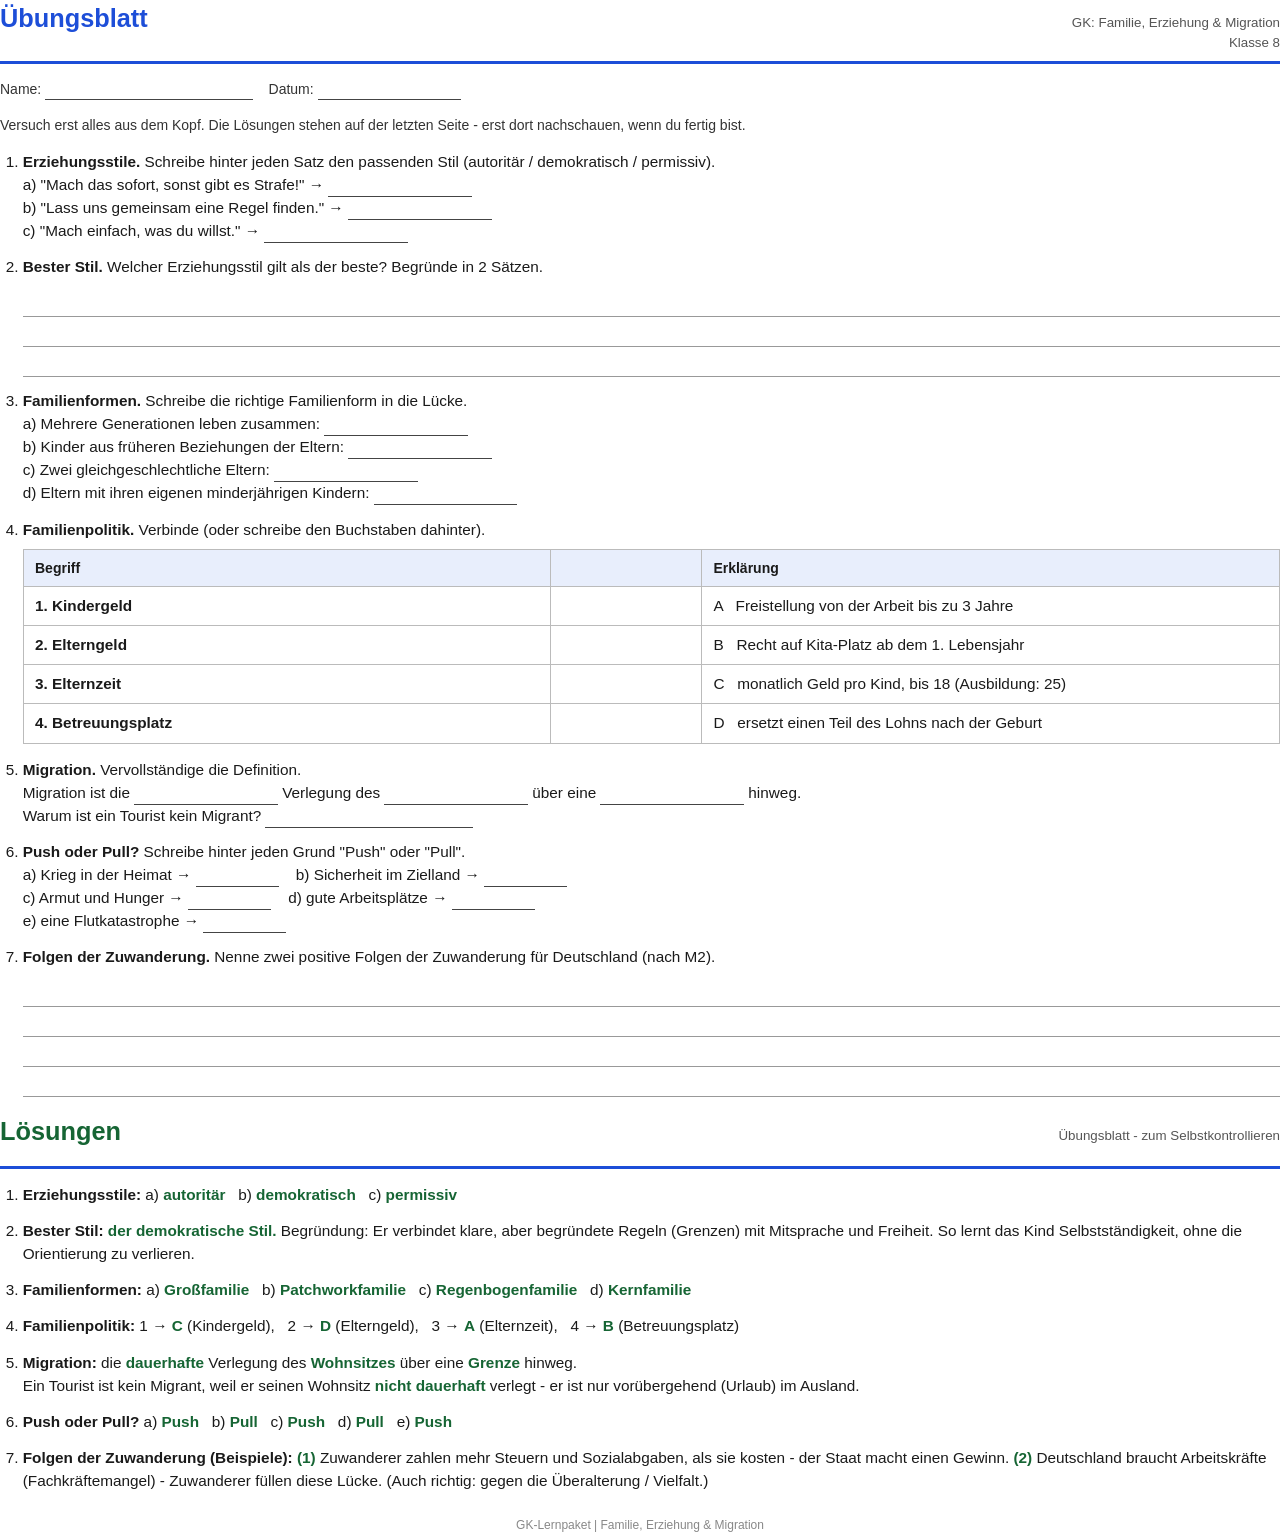
<file: pdf/uebungsblatt.html>
<!DOCTYPE html>
<html lang="de">
<head>
<meta charset="UTF-8">
<title>Übungsblatt - GK-Arbeit: Familie, Erziehung & Migration</title>
<link rel="stylesheet" href="print.css">
</head>
<body>

<div class="kopf">
  <h1>Übungsblatt</h1>
  <div class="meta">GK: Familie, Erziehung &amp; Migration<br>Klasse 8</div>
</div>
<p class="name-zeile">Name: <span class="luecke luecke-lang"></span>&nbsp;&nbsp;&nbsp; Datum: <span class="luecke"></span></p>
<p class="intro">Versuch erst alles aus dem Kopf. Die Lösungen stehen auf der letzten Seite -
erst dort nachschauen, wenn du fertig bist.</p>

<ol class="aufgaben">
  <li><strong>Erziehungsstile.</strong> Schreibe hinter jeden Satz den passenden Stil
  (autoritär / demokratisch / permissiv).<br>
    a) "Mach das sofort, sonst gibt es Strafe!" &rarr; <span class="luecke"></span><br>
    b) "Lass uns gemeinsam eine Regel finden." &rarr; <span class="luecke"></span><br>
    c) "Mach einfach, was du willst." &rarr; <span class="luecke"></span>
  </li>

  <li><strong>Bester Stil.</strong> Welcher Erziehungsstil gilt als der beste? Begründe in 2 Sätzen.
    <div class="schreibfeld">
      <div class="schreiblinie"></div><div class="schreiblinie"></div><div class="schreiblinie"></div>
    </div>
  </li>

  <li><strong>Familienformen.</strong> Schreibe die richtige Familienform in die Lücke.<br>
    a) Mehrere Generationen leben zusammen: <span class="luecke"></span><br>
    b) Kinder aus früheren Beziehungen der Eltern: <span class="luecke"></span><br>
    c) Zwei gleichgeschlechtliche Eltern: <span class="luecke"></span><br>
    d) Eltern mit ihren eigenen minderjährigen Kindern: <span class="luecke"></span>
  </li>

  <li><strong>Familienpolitik.</strong> Verbinde (oder schreibe den Buchstaben dahinter).
    <table>
      <tr><th>Begriff</th><th></th><th>Erklärung</th></tr>
      <tr><td class="en">1. Kindergeld</td><td class="chk"></td><td>A &nbsp; Freistellung von der Arbeit bis zu 3 Jahre</td></tr>
      <tr><td class="en">2. Elterngeld</td><td class="chk"></td><td>B &nbsp; Recht auf Kita-Platz ab dem 1. Lebensjahr</td></tr>
      <tr><td class="en">3. Elternzeit</td><td class="chk"></td><td>C &nbsp; monatlich Geld pro Kind, bis 18 (Ausbildung: 25)</td></tr>
      <tr><td class="en">4. Betreuungsplatz</td><td class="chk"></td><td>D &nbsp; ersetzt einen Teil des Lohns nach der Geburt</td></tr>
    </table>
  </li>

  <li><strong>Migration.</strong> Vervollständige die Definition.<br>
    Migration ist die <span class="luecke"></span> Verlegung des <span class="luecke"></span>
    über eine <span class="luecke"></span> hinweg.<br>
    Warum ist ein Tourist kein Migrant? <span class="luecke luecke-lang"></span>
  </li>

  <li><strong>Push oder Pull?</strong> Schreibe hinter jeden Grund "Push" oder "Pull".<br>
    a) Krieg in der Heimat &rarr; <span class="luecke luecke-kurz"></span> &nbsp;&nbsp;
    b) Sicherheit im Zielland &rarr; <span class="luecke luecke-kurz"></span><br>
    c) Armut und Hunger &rarr; <span class="luecke luecke-kurz"></span> &nbsp;&nbsp;
    d) gute Arbeitsplätze &rarr; <span class="luecke luecke-kurz"></span><br>
    e) eine Flutkatastrophe &rarr; <span class="luecke luecke-kurz"></span>
  </li>

  <li><strong>Folgen der Zuwanderung.</strong> Nenne zwei positive Folgen der Zuwanderung für
  Deutschland (nach M2).
    <div class="schreibfeld">
      <div class="schreiblinie"></div><div class="schreiblinie"></div>
      <div class="schreiblinie"></div><div class="schreiblinie"></div>
    </div>
  </li>
</ol>

<!-- ===================== LÖSUNGEN ===================== -->
<div class="loesungen-seite">
<div class="kopf">
  <h1>Lösungen</h1>
  <div class="meta">Übungsblatt - zum Selbstkontrollieren</div>
</div>

<ol class="aufgaben">
  <li><strong>Erziehungsstile:</strong>
    a) <span class="loesung">autoritär</span> &nbsp;
    b) <span class="loesung">demokratisch</span> &nbsp;
    c) <span class="loesung">permissiv</span></li>

  <li><strong>Bester Stil:</strong> <span class="loesung">der demokratische Stil.</span>
    Begründung: Er verbindet klare, aber begründete Regeln (Grenzen) mit Mitsprache und Freiheit.
    So lernt das Kind Selbstständigkeit, ohne die Orientierung zu verlieren.</li>

  <li><strong>Familienformen:</strong>
    a) <span class="loesung">Großfamilie</span> &nbsp;
    b) <span class="loesung">Patchworkfamilie</span> &nbsp;
    c) <span class="loesung">Regenbogenfamilie</span> &nbsp;
    d) <span class="loesung">Kernfamilie</span></li>

  <li><strong>Familienpolitik:</strong>
    1 &rarr; <span class="loesung">C</span> (Kindergeld), &nbsp;
    2 &rarr; <span class="loesung">D</span> (Elterngeld), &nbsp;
    3 &rarr; <span class="loesung">A</span> (Elternzeit), &nbsp;
    4 &rarr; <span class="loesung">B</span> (Betreuungsplatz)</li>

  <li><strong>Migration:</strong> die <span class="loesung">dauerhafte</span> Verlegung des
    <span class="loesung">Wohnsitzes</span> über eine <span class="loesung">Grenze</span> hinweg.<br>
    Ein Tourist ist kein Migrant, weil er seinen Wohnsitz <span class="loesung">nicht dauerhaft</span>
    verlegt - er ist nur vorübergehend (Urlaub) im Ausland.</li>

  <li><strong>Push oder Pull?</strong>
    a) <span class="loesung">Push</span> &nbsp; b) <span class="loesung">Pull</span> &nbsp;
    c) <span class="loesung">Push</span> &nbsp; d) <span class="loesung">Pull</span> &nbsp;
    e) <span class="loesung">Push</span></li>

  <li><strong>Folgen der Zuwanderung (Beispiele):</strong>
    <span class="loesung">(1)</span> Zuwanderer zahlen mehr Steuern und Sozialabgaben, als sie kosten -
    der Staat macht einen Gewinn. <span class="loesung">(2)</span> Deutschland braucht Arbeitskräfte
    (Fachkräftemangel) - Zuwanderer füllen diese Lücke. (Auch richtig: gegen die Überalterung / Vielfalt.)</li>
</ol>

<div class="fuss">GK-Lernpaket | Familie, Erziehung &amp; Migration</div>
</div>

</body>
</html>
</file>
<file: css/style.css>
/* === CSS-Variablen === */
:root {
  --accent: #2563EB;
  --accent-light: #DBEAFE;
  --success: #16A34A;
  --error: #DC2626;
  --text: #1F2937;
  --text-light: #6B7280;
  --bg: #FFFFFF;
  --sidebar-bg: #F9FAFB;
  --border: #E5E7EB;
  --sidebar-width: 280px;
  --signal-high: #16A34A;
  --signal-low: #9CA3AF;
  --signal-carry: #F59E0B;
  --signal-active: #2563EB;
}

/* === Reset === */
*,
*::before,
*::after {
  box-sizing: border-box;
  margin: 0;
  padding: 0;
}

/* === Body: CSS Grid Layout === */
body {
  display: grid;
  grid-template-columns: var(--sidebar-width) 1fr;
  min-height: 100vh;
  font-family: -apple-system, BlinkMacSystemFont, "Segoe UI", Roboto,
    "Helvetica Neue", Arial, sans-serif;
  color: var(--text);
  background: var(--bg);
}

/* === Sidebar === */
#sidebar {
  display: flex;
  flex-direction: column;
  background: var(--sidebar-bg);
  border-right: 1px solid var(--border);
  padding: 1.5rem;
  position: sticky;
  top: 0;
  height: 100vh;
  overflow-y: auto;
}

#sidebar h2 {
  font-size: 1.1rem;
  color: var(--accent);
  margin-bottom: 1.25rem;
  letter-spacing: 0.02em;
}

#sidebar h3 {
  font-size: 0.85rem;
  color: var(--text-light);
  text-transform: uppercase;
  letter-spacing: 0.05em;
  margin-bottom: 0.5rem;
  margin-top: 1rem;
}

#sidebar ul {
  list-style: none;
}

#sidebar li {
  padding: 0.5rem 0.75rem;
  border-radius: 6px;
  cursor: pointer;
  font-size: 0.9rem;
  color: var(--text);
  transition: background 0.15s ease;
}

#sidebar li:hover {
  background: var(--accent-light);
}

#sidebar li.active {
  background: var(--accent-light);
  color: var(--accent);
  font-weight: 600;
}

#sidebar li.completed {
  color: var(--success);
}

#sidebar li.in-progress {
  color: var(--text);
}

#sidebar li.not-started {
  color: var(--text-light);
}

/* Reset-Button: wird durch flex + margin-top:auto nach unten gedrückt */
#reset-progress {
  margin-top: auto;
  padding: 0.6rem 1rem;
  background: none;
  border: 1px solid var(--border);
  border-radius: 6px;
  color: var(--text-light);
  font-size: 0.85rem;
  cursor: pointer;
  transition: background 0.15s ease, color 0.15s ease;
}

#reset-progress:hover {
  background: var(--error);
  color: #fff;
  border-color: var(--error);
}

/* === Hauptinhalt === */
#content {
  padding: 2rem 3rem;
  max-width: 800px;
}

/* === Fortschrittsbalken === */
#progress-section {
  margin-bottom: 2rem;
}

#progress-label {
  font-size: 0.9rem;
  font-weight: 600;
  color: var(--text-light);
  margin-bottom: 0.5rem;
  letter-spacing: 0.01em;
}

#progress-bar-container {
  height: 10px;
  background: #E5E7EB;
  border-radius: 5px;
  overflow: hidden;
}

#progress-bar {
  height: 100%;
  background: var(--accent);
  border-radius: 5px;
  width: 0%;
  transition: width 0.4s ease;
}

/* === Spaced Repetition: "Heute faellig"-Sektion === */
#review-due {
  margin-bottom: 2rem;
}

.review-due-card {
  border: 1px solid #FCD34D;
  background: #FFFBEB;
  border-left: 4px solid #F59E0B;
  border-radius: 8px;
  padding: 1rem 1.25rem;
}

.review-due-head {
  font-size: 1rem;
  font-weight: 700;
  color: #92400E;
  display: flex;
  align-items: center;
  gap: 0.5rem;
}

.review-due-icon {
  display: inline-block;
  font-size: 1.1rem;
  color: #B45309;
}

.review-due-hint {
  font-size: 0.85rem;
  color: var(--text-light);
  margin: 0.4rem 0 0.8rem;
}

.review-due-list {
  display: flex;
  flex-wrap: wrap;
  gap: 0.5rem;
}

.review-due-btn {
  background: var(--bg);
  border: 1px solid #FCD34D;
  border-radius: 6px;
  padding: 0.5rem 0.75rem;
  font-size: 0.9rem;
  color: var(--text);
  cursor: pointer;
  text-align: left;
  transition: background 0.15s ease, border-color 0.15s ease;
  /* Touch-freundliche Mindesthoehe */
  min-height: 44px;
}

.review-due-btn:hover {
  background: #FEF3C7;
  border-color: #F59E0B;
}

.review-due-num {
  font-weight: 600;
  color: #B45309;
}

.review-due-box {
  display: inline-block;
  margin-left: 0.35rem;
  font-size: 0.72rem;
  font-weight: 600;
  color: #92400E;
  background: #FEF3C7;
  border-radius: 999px;
  padding: 0.1rem 0.5rem;
  vertical-align: middle;
}

/* Sidebar-Badge an faelliger Lektion */
.review-badge {
  margin-left: 0.4rem;
  font-size: 0.85rem;
  color: #B45309;
  font-weight: 700;
}

#sidebar li.review-due-item {
  font-weight: 600;
}

/* === Selbst-Check nach Lektionsabschluss (Assessment-Prompt) === */
.self-check {
  margin-top: 2rem;
  padding: 1.25rem;
  border: 1px solid var(--border);
  border-left: 4px solid var(--accent);
  border-radius: 8px;
  background: var(--accent-light);
}

.self-check-head {
  font-size: 1.05rem;
  font-weight: 700;
  color: var(--text);
}

.self-check-hint {
  font-size: 0.85rem;
  color: var(--text-light);
  margin: 0.4rem 0 1rem;
}

.self-check-btns {
  display: flex;
  flex-wrap: wrap;
  gap: 0.6rem;
}

.self-check-btn {
  flex: 1 1 140px;
  display: flex;
  flex-direction: column;
  align-items: center;
  gap: 0.15rem;
  padding: 0.7rem 0.5rem;
  border: 2px solid var(--border);
  border-radius: 8px;
  background: var(--bg);
  cursor: pointer;
  transition: border-color 0.15s ease, background 0.15s ease, transform 0.05s ease;
  /* Touch-freundlich */
  min-height: 56px;
}

.self-check-btn:hover { transform: translateY(-1px); }
.self-check-btn:active { transform: translateY(0); }

.sc-label { font-weight: 700; font-size: 0.95rem; color: var(--text); }
.sc-sub { font-size: 0.75rem; color: var(--text-light); }

.self-check-low:hover    { border-color: #DC2626; background: #FEF2F2; }
.self-check-medium:hover { border-color: #F59E0B; background: #FFFBEB; }
.self-check-high:hover   { border-color: var(--success); background: #F0FDF4; }

.self-check-done {
  font-size: 0.95rem;
  font-weight: 600;
  color: var(--success);
}

.self-check-done .sc-box {
  color: var(--text-light);
  font-weight: 500;
}

/* === Übungs-Header (Übung X von Y) === */
.exercise-header {
  font-size: 0.9rem;
  font-weight: 600;
  color: var(--text-light);
  margin-top: 2rem;
  margin-bottom: 0.75rem;
  padding-bottom: 0.5rem;
  border-bottom: 1px solid var(--border);
  letter-spacing: 0.02em;
  transition: color 0.3s ease;
}

.exercise-header:first-of-type {
  margin-top: 0.5rem;
}

.exercise-header.completed {
  color: var(--success);
}

.exercise-header.completed::after {
  content: ' ✓';
  font-weight: 700;
}

/* === Typografie === */
h1 {
  font-size: 1.8rem;
  margin-bottom: 1rem;
  color: var(--text);
}

h2 {
  font-size: 1.4rem;
  margin-bottom: 0.75rem;
  color: var(--text);
}

h3 {
  font-size: 1.1rem;
  margin-bottom: 0.5rem;
  color: var(--text);
}

p {
  line-height: 1.6;
  margin-bottom: 1rem;
  color: var(--text);
}

/* === Phase Tabs === */
.phase-tabs {
  display: flex;
  gap: 0;
  border-bottom: 2px solid var(--border);
  margin-bottom: 1.5rem;
}

.phase-tab {
  padding: 0.75rem 1.5rem;
  border: none;
  background: none;
  cursor: pointer;
  font-size: 0.95rem;
  color: var(--text-light);
  border-bottom: 2px solid transparent;
  margin-bottom: -2px;
  transition: all 0.2s;
}

.phase-tab:hover {
  color: var(--text);
}

.phase-tab.active {
  color: var(--accent);
  border-bottom-color: var(--accent);
  font-weight: 600;
}

/* === Phasen === */
.phase {
  display: none;
  animation: fadeIn 0.3s ease;
}

.phase.active {
  display: block;
}

@keyframes fadeIn {
  from { opacity: 0; transform: translateY(5px); }
  to { opacity: 1; transform: translateY(0); }
}

/* === Beispiel-Schritte === */
.example-step {
  background: var(--sidebar-bg);
  border: 1px solid var(--border);
  border-radius: 8px;
  margin-bottom: 0.75rem;
  overflow: hidden;
}

.example-step summary {
  padding: 0.75rem 1rem;
  cursor: pointer;
  font-weight: 600;
  color: var(--text);
  list-style: none;
}

.example-step summary::before {
  content: '▶ ';
  font-size: 0.7rem;
  margin-right: 0.5rem;
  transition: transform 0.2s;
  display: inline-block;
}

.example-step[open] summary::before {
  transform: rotate(90deg);
}

.step-content {
  padding: 0.75rem 1rem;
  border-top: 1px solid var(--border);
}

/* === Lektion Titel === */
#lesson-container h1 {
  margin-bottom: 1.5rem;
  font-size: 1.6rem;
}

/* === Uebungen allgemein === */
.exercise-question {
  font-weight: 600;
  margin-bottom: 1rem;
  font-size: 1.05rem;
}

.exercise-feedback {
  margin-top: 1rem;
  padding: 0.75rem 1rem;
  border-radius: 8px;
  font-size: 0.9rem;
}

.exercise-feedback.correct {
  background: #DCFCE7;
  color: #166534;
  border: 1px solid #BBF7D0;
}

.exercise-feedback.incorrect {
  background: #FEF2F2;
  color: #991B1B;
  border: 1px solid #FECACA;
}

/* === Multiple Choice === */
.mc-options {
  display: flex;
  flex-direction: column;
  gap: 0.5rem;
}

.mc-option {
  padding: 0.75rem 1rem;
  border: 2px solid var(--border);
  border-radius: 8px;
  background: white;
  cursor: pointer;
  text-align: left;
  font-size: 0.95rem;
  transition: all 0.2s;
}

.mc-option:hover:not(:disabled) {
  border-color: var(--accent);
  background: var(--accent-light);
}

.mc-option.correct {
  border-color: var(--success);
  background: #DCFCE7;
  color: #166534;
}

.mc-option.incorrect {
  border-color: var(--error);
  background: #FEF2F2;
  color: #991B1B;
}

.mc-option:disabled {
  cursor: not-allowed;
  opacity: 0.7;
}

/* === Wahrheitstabelle === */
.truth-table {
  border-collapse: collapse;
  margin: 1rem 0;
}

.truth-table th,
.truth-table td {
  border: 1px solid var(--border);
  padding: 0.5rem 1rem;
  text-align: center;
  min-width: 50px;
}

.truth-table th {
  background: var(--sidebar-bg);
  font-weight: 600;
  font-size: 0.9rem;
}

.truth-table .input-col {
  background: var(--sidebar-bg);
  color: var(--text-light);
}

.truth-table .result-col {
  cursor: pointer;
  font-weight: 600;
  user-select: none;
  transition: all 0.15s;
}

.truth-table .result-col:hover {
  background: var(--accent-light);
}

.truth-table .result-col.correct {
  background: #DCFCE7;
  color: #166534;
}

.truth-table .result-col.incorrect {
  background: #FEF2F2;
  color: #991B1B;
}

.exercise-check-btn {
  margin-top: 1rem;
  padding: 0.6rem 1.5rem;
  background: var(--accent);
  color: white;
  border: none;
  border-radius: 6px;
  cursor: pointer;
  font-size: 0.95rem;
  transition: background 0.2s;
}

.exercise-check-btn:hover {
  background: #1D4ED8;
}

.exercise-check-btn:disabled {
  background: var(--text-light);
  cursor: not-allowed;
}

/* === Ausdruck-Eingabe === */
.expression-input-area {
  margin: 1rem 0;
}

.expression-field {
  width: 100%;
  padding: 0.75rem;
  font-family: 'Courier New', monospace;
  font-size: 1.1rem;
  border: 2px solid var(--border);
  border-radius: 6px;
  outline: none;
  transition: border-color 0.2s;
}

.expression-field:focus {
  border-color: var(--accent);
}

.symbol-buttons {
  display: flex;
  gap: 0.5rem;
  margin-top: 0.5rem;
  flex-wrap: wrap;
}

.symbol-btn {
  padding: 0.4rem 0.8rem;
  border: 1px solid var(--border);
  border-radius: 4px;
  background: var(--sidebar-bg);
  cursor: pointer;
  font-size: 1rem;
  font-family: 'Courier New', monospace;
  transition: all 0.15s;
}

.symbol-btn:hover {
  background: var(--accent-light);
  border-color: var(--accent);
}

/* === Zuordnung === */
.matching-area {
  display: grid;
  grid-template-columns: 1fr 1fr;
  gap: 2rem;
  margin: 1rem 0;
}

.match-item {
  padding: 0.75rem 1rem;
  border: 2px solid var(--border);
  border-radius: 8px;
  cursor: pointer;
  text-align: center;
  margin-bottom: 0.5rem;
  transition: all 0.2s;
  user-select: none;
}

.match-item:hover {
  border-color: var(--accent);
}

.match-item.selected {
  border-color: var(--accent);
  background: var(--accent-light);
  box-shadow: 0 0 0 2px var(--accent-light);
}

.match-item.matched {
  opacity: 0.9;
  color: white;
  font-weight: 600;
}

/* === Binaerrechnung === */
.binary-calc {
  display: inline-block;
  font-family: 'Courier New', monospace;
  font-size: 1.2rem;
  margin: 1rem 0;
}

.binary-row {
  display: flex;
  justify-content: flex-end;
  gap: 0.25rem;
  margin-bottom: 0.25rem;
}

.binary-cell {
  width: 2.5rem;
  height: 2.5rem;
  display: flex;
  align-items: center;
  justify-content: center;
  font-weight: 600;
}

.binary-input {
  width: 2.5rem;
  height: 2.5rem;
  text-align: center;
  font-family: 'Courier New', monospace;
  font-size: 1.2rem;
  font-weight: 600;
  border: 2px solid var(--border);
  border-radius: 6px;
  outline: none;
  transition: border-color 0.2s;
}

.binary-input:focus {
  border-color: var(--accent);
}

.binary-input.correct {
  border-color: var(--success);
  background: #DCFCE7;
}

.binary-input.incorrect {
  border-color: var(--error);
  background: #FEF2F2;
}

.binary-operator {
  font-size: 1.2rem;
  margin-right: 0.5rem;
}

.binary-divider {
  border-top: 2px solid var(--text);
  margin: 0.25rem 0;
}

.binary-label {
  font-size: 0.8rem;
  color: var(--text-light);
  margin-right: 0.5rem;
}

/* === Gatter-Symbole (IEC 60617-12) === */
.gate-symbol {
  display: inline-block;
  vertical-align: middle;
}

/* === Schaltungsdiagramme (Lektionen 13-17) === */
.circuit-diagram {
  display: block;
  width: 100%;
  max-width: 520px;
  height: auto;
  margin: 1rem auto;
  background: #fafbfc;
  border: 1px solid var(--border);
  border-radius: 8px;
  padding: 12px;
}
.cd-wire { stroke: #374151; stroke-width: 2; fill: none; }
.cd-gate { fill: #fff; stroke: #374151; stroke-width: 2; }
.cd-gate-text { text-anchor: middle; font-size: 14px; font-weight: bold; font-family: inherit; fill: #374151; }
.cd-label { font-size: 14px; font-weight: bold; font-family: inherit; fill: #374151; }
.cd-label-small { font-size: 12px; font-family: inherit; fill: #6B7280; }
.cd-junction { fill: #374151; }
.cd-block { fill: #DBEAFE; stroke: #374151; stroke-width: 2; }
.cd-block-text { text-anchor: middle; font-size: 15px; font-weight: bold; font-family: inherit; fill: #1F2937; }
.cd-neg { fill: #fff; stroke: #374151; stroke-width: 2; }
.cd-feedback { stroke: #2563EB; stroke-width: 2; stroke-dasharray: 6,3; fill: none; }

/* === Responsive: Tablet (< 1024px) === */
@media (max-width: 1024px) {
  body {
    grid-template-columns: 1fr;
  }

  #sidebar {
    position: fixed;
    /* Feste Breite noetig, weil die Grid-Spalte hier wegfaellt. Verstecken per
       transform: translateX(-100%) verdeckt IMMER exakt die eigene Breite -
       robuster als ein fester left-Wert (sonst lugt die Sidebar ueber den Inhalt). */
    width: var(--sidebar-width);
    left: 0;
    top: 0;
    z-index: 100;
    transform: translateX(-100%);
    transition: transform 0.3s;
    box-shadow: none;
  }

  #sidebar.open {
    transform: translateX(0);
    box-shadow: 2px 0 10px rgba(0,0,0,0.1);
  }

  #content {
    padding: 1rem 1.5rem;
  }

  /* Fortschritts-Label nicht unter den fixen Hamburger schieben */
  #progress-label {
    padding-left: 52px;
    min-height: 32px;
  }

  /* Hamburger Button */
  .menu-toggle {
    display: block;
  }
}

@media (min-width: 1025px) {
  .menu-toggle {
    display: none;
  }
}

.menu-toggle {
  position: fixed;
  top: 1rem;
  left: 1rem;
  z-index: 101;
  background: var(--accent);
  color: white;
  border: none;
  border-radius: 6px;
  width: 44px;
  height: 44px;
  font-size: 1.2rem;
  cursor: pointer;
  /* display wird allein ueber die Media-Queries gesteuert (<=1024 block, >=1025 none).
     Kein display hier, sonst ueberschreibt diese spaeter stehende Regel die Query. */
}

/* === Visualisierungen === */
.visual-container {
  margin: 1.5rem 0;
  text-align: center;
}

.visual-container .visual-label {
  font-size: 0.85rem;
  color: var(--text-light);
  margin-bottom: 0.5rem;
  text-align: center;
}

.gate-sim {
  display: inline-block;
  cursor: default;
}

.gate-sim .gate-input {
  cursor: pointer;
  transition: fill 0.15s;
}

.gate-sim .gate-input:hover {
  filter: brightness(1.2);
}

.gate-sim .wire-high {
  stroke: var(--signal-high);
}

.gate-sim .wire-low {
  stroke: var(--signal-low);
}

.gate-sim .signal-dot-high {
  fill: var(--signal-high);
}

.gate-sim .signal-dot-low {
  fill: var(--signal-low);
}

/* Circuit View */
.circuit-view {
  display: block;
  width: 100%;
  max-width: 520px;
  margin: 1rem auto;
  background: #fafbfc;
  border: 1px solid var(--border);
  border-radius: 8px;
  padding: 16px;
}

.circuit-view .gate-body {
  fill: white;
  stroke: var(--text);
  stroke-width: 2;
}

.circuit-view .gate-label {
  font-size: 10px;
  fill: var(--text-light);
  text-anchor: middle;
}

/* Verknüpfte Wahrheitstabelle */
.truth-table-linked {
  display: flex;
  gap: 24px;
  align-items: flex-start;
  flex-wrap: wrap;
}

.truth-table-linked .truth-table tr.highlighted {
  background: var(--accent-light);
  outline: 2px solid var(--accent);
  outline-offset: -1px;
}

.truth-table-linked .truth-table tr {
  cursor: pointer;
  transition: background 0.15s;
}

.truth-table-linked .truth-table tbody tr:hover {
  background: var(--accent-light);
}

/* Binäraddition Animation */
.binary-anim {
  font-family: 'Courier New', monospace;
  font-size: 1.3rem;
  line-height: 2;
  display: inline-block;
  text-align: right;
}

.binary-anim .carry-bit {
  color: var(--signal-carry);
  font-size: 0.9rem;
}

.binary-anim .active-col {
  background: var(--accent-light);
  padding: 2px 6px;
  border-radius: 3px;
  color: var(--accent);
  font-weight: bold;
}

.binary-anim .result-bit {
  color: var(--signal-high);
}

.binary-anim-controls {
  display: flex;
  gap: 8px;
  justify-content: center;
  margin-top: 12px;
}

.binary-anim-controls button {
  padding: 6px 14px;
  border: 1px solid var(--border);
  border-radius: 4px;
  background: var(--sidebar-bg);
  cursor: pointer;
  font-size: 0.9rem;
  transition: all 0.15s;
}

.binary-anim-controls button:hover {
  background: var(--accent-light);
  border-color: var(--accent);
}

.binary-anim-controls .btn-primary {
  background: var(--accent);
  color: white;
  border-color: var(--accent);
}

.binary-anim-controls .btn-primary:hover {
  background: #1D4ED8;
}

.binary-anim-step-info {
  text-align: center;
  color: var(--accent);
  font-size: 0.85rem;
  margin-top: 8px;
}

/* Timing-Diagramm */
.timing-diagram {
  border-top: 1px solid var(--border);
  padding-top: 16px;
  margin-top: 16px;
}

.timing-diagram .timing-label {
  font-size: 12px;
  color: var(--text-light);
  font-weight: 600;
  margin-bottom: 8px;
}

/* Ausdrucksbaum */
.expression-tree-view {
  text-align: center;
  margin: 1rem 0;
}

.expression-tree-view .op-node {
  stroke-width: 2;
}

.expression-tree-view .op-not { fill: #FEF2F2; stroke: var(--error); }
.expression-tree-view .op-and { fill: #F0FDF4; stroke: var(--signal-high); }
.expression-tree-view .op-or  { fill: #EFF6FF; stroke: var(--accent); }
.expression-tree-view .op-text-not { fill: var(--error); }
.expression-tree-view .op-text-and { fill: var(--signal-high); }
.expression-tree-view .op-text-or  { fill: var(--accent); }

.expression-tree-view .op-hidden { fill: #FEF3C7; stroke: #F59E0B; stroke-dasharray: 4,3; }
.expression-tree-view .op-text-hidden { fill: #F59E0B; }

.expression-tree-view .var-node {
  fill: var(--sidebar-bg);
  stroke: var(--signal-low);
  stroke-width: 1.5;
}

.expression-tree-legend {
  display: flex;
  gap: 16px;
  justify-content: center;
  margin-top: 8px;
  font-size: 0.8rem;
}

/* DNF Highlighter */
.dnf-view {
  display: flex;
  gap: 32px;
  align-items: flex-start;
  flex-wrap: wrap;
}

.dnf-view .dnf-formula {
  font-family: 'Courier New', monospace;
  font-size: 1rem;
  line-height: 2.2;
}

.dnf-view .dnf-minterm {
  padding: 4px 8px;
  border-radius: 4px;
  font-weight: 500;
}

.dnf-view .dnf-rule {
  background: #FEF3C7;
  padding: 10px 14px;
  border-radius: 6px;
  font-size: 0.8rem;
  color: #92400E;
  margin-top: 12px;
}

/* Adder Simulation */
.adder-sim {
  text-align: center;
}

.adder-sim .bit-toggle {
  width: 48px;
  height: 32px;
  display: inline-flex;
  align-items: center;
  justify-content: center;
  border-radius: 4px;
  font-weight: bold;
  font-family: 'Courier New', monospace;
  cursor: pointer;
  color: white;
  transition: all 0.15s;
  border: none;
  font-size: 1rem;
}

.adder-sim .bit-toggle.high {
  background: var(--signal-high);
}

.adder-sim .bit-toggle.low {
  background: var(--signal-low);
}

.adder-sim .bit-toggle:hover {
  filter: brightness(1.15);
}

.adder-sim .adder-result {
  color: var(--signal-high);
  font-weight: 600;
  font-size: 0.9rem;
  margin-top: 8px;
}

/* Sandbox / Labor */
.sandbox-section {
  margin-bottom: 2.5rem;
  padding-bottom: 2rem;
  border-bottom: 1px solid var(--border);
}

.sandbox-section:last-child {
  border-bottom: none;
}

.sandbox-section h2 {
  font-size: 1.2rem;
  margin-bottom: 1rem;
  color: var(--accent);
}

.sandbox-section p {
  font-size: 0.9rem;
  color: var(--text-light);
  margin-bottom: 1rem;
}

.sandbox-controls {
  display: flex;
  gap: 8px;
  flex-wrap: wrap;
  margin-bottom: 1rem;
}

.sandbox-controls select,
.sandbox-controls input {
  padding: 6px 12px;
  border: 1px solid var(--border);
  border-radius: 4px;
  font-size: 0.9rem;
}

/* Labor-Eintrag in Sidebar */
#sidebar .lab-entry {
  margin-top: 1rem;
  padding: 0.6rem 0.75rem;
  border-radius: 6px;
  cursor: pointer;
  font-size: 0.9rem;
  color: var(--accent);
  font-weight: 600;
  border: 1px dashed var(--accent);
  text-align: center;
  transition: all 0.15s;
}

#sidebar .lab-entry:hover {
  background: var(--accent-light);
}

#sidebar .lab-entry.active {
  background: var(--accent-light);
  border-style: solid;
}

/* === C5: Netzwerk-Visualisierungen === */

/* IP-Converter */
.ip-converter {
  display: flex;
  flex-wrap: wrap;
  gap: 1.5rem;
  justify-content: center;
  align-items: flex-start;
}

.ip-converter .octet-group {
  display: flex;
  flex-direction: column;
  align-items: center;
  gap: 4px;
}

.ip-converter .octet-separator {
  font-size: 2rem;
  font-weight: bold;
  color: var(--text-light);
  align-self: center;
  padding-top: 1.5rem;
}

.ip-converter .place-values {
  display: flex;
  gap: 2px;
}

.ip-converter .place-values span {
  width: 32px;
  text-align: center;
  font-size: 10px;
  color: var(--text-light);
}

.ip-converter .bit-row {
  display: flex;
  gap: 2px;
}

.ip-converter .bit-btn {
  width: 32px;
  height: 32px;
  border: 2px solid var(--border);
  border-radius: 4px;
  font-family: monospace;
  font-size: 1rem;
  font-weight: bold;
  cursor: pointer;
  transition: background 0.15s, color 0.15s;
  display: flex;
  align-items: center;
  justify-content: center;
  min-width: 44px;
  min-height: 44px;
}

.ip-converter .bit-btn.high {
  background: var(--signal-high);
  color: white;
  border-color: var(--signal-high);
}

.ip-converter .bit-btn.low {
  background: var(--signal-low);
  color: white;
  border-color: var(--signal-low);
}

.ip-converter .octet-decimal input {
  width: 60px;
  text-align: center;
  font-size: 1.1rem;
  font-weight: bold;
  padding: 4px;
  border: 2px solid var(--border);
  border-radius: 4px;
  font-family: monospace;
}

.ip-converter .octet-decimal input:focus {
  border-color: var(--accent);
  outline: none;
}

.ip-converter .full-ip-display {
  width: 100%;
  text-align: center;
  font-family: monospace;
  font-size: 1.1rem;
  color: var(--text);
  margin-top: 0.5rem;
  padding: 8px;
  background: var(--sidebar-bg);
  border-radius: 6px;
}

/* Subnet-Calculator */
.subnet-calculator {
  max-width: 700px;
  margin: 0 auto;
}

.subnet-calculator .input-row {
  display: flex;
  gap: 0.5rem;
  align-items: center;
  flex-wrap: wrap;
  margin-bottom: 1rem;
}

.subnet-calculator .input-row label {
  font-weight: 600;
  min-width: 120px;
}

.subnet-calculator .octet-input {
  width: 55px;
  text-align: center;
  font-family: monospace;
  font-size: 1rem;
  padding: 6px 4px;
  border: 2px solid var(--border);
  border-radius: 4px;
}

.subnet-calculator .octet-input:focus {
  border-color: var(--accent);
  outline: none;
}

.subnet-calculator .octet-dot {
  font-weight: bold;
  font-size: 1.2rem;
}

.subnet-calculator .cidr-input {
  width: 50px;
  text-align: center;
  font-family: monospace;
  font-size: 1rem;
  padding: 6px 4px;
  border: 2px solid var(--border);
  border-radius: 4px;
}

.subnet-calculator .results {
  margin-top: 1rem;
}

.subnet-calculator .result-row {
  display: flex;
  gap: 0.5rem;
  align-items: baseline;
  padding: 6px 0;
  border-bottom: 1px solid var(--border);
}

.subnet-calculator .result-row:last-child {
  border-bottom: none;
}

.subnet-calculator .result-label {
  font-weight: 600;
  min-width: 140px;
  color: var(--text);
}

.subnet-calculator .result-value {
  font-family: monospace;
  font-size: 1rem;
}

.subnet-calculator .binary-display {
  margin-top: 1rem;
  font-family: monospace;
  font-size: 0.9rem;
  line-height: 1.8;
  background: var(--sidebar-bg);
  padding: 12px;
  border-radius: 6px;
  overflow-x: auto;
}

.subnet-calculator .net-part {
  color: var(--signal-high);
  font-weight: bold;
}

.subnet-calculator .host-part {
  color: var(--accent);
  font-weight: bold;
}

/* Subnetting-Visualizer */
.subnetting-viz {
  max-width: 700px;
  margin: 0 auto;
}

.subnetting-viz .controls {
  display: flex;
  gap: 1rem;
  align-items: center;
  margin-bottom: 1rem;
  flex-wrap: wrap;
}

.subnetting-viz .controls label {
  font-weight: 600;
}

.subnetting-viz .controls select {
  padding: 6px 12px;
  font-size: 1rem;
  border: 2px solid var(--border);
  border-radius: 4px;
  min-width: 80px;
}

.subnetting-viz .address-bar {
  width: 100%;
  height: 40px;
  display: flex;
  border-radius: 6px;
  overflow: hidden;
  border: 2px solid var(--border);
  margin-bottom: 1rem;
}

.subnetting-viz .subnet-segment {
  display: flex;
  align-items: center;
  justify-content: center;
  font-size: 0.75rem;
  font-weight: 600;
  color: white;
  transition: flex 0.3s;
  min-width: 0;
  overflow: hidden;
  text-overflow: ellipsis;
  white-space: nowrap;
  padding: 0 4px;
}

.subnetting-viz .subnet-details {
  display: grid;
  grid-template-columns: repeat(auto-fill, minmax(280px, 1fr));
  gap: 0.75rem;
}

.subnetting-viz .subnet-card {
  padding: 10px 14px;
  border-radius: 6px;
  border-left: 4px solid;
  background: var(--sidebar-bg);
  font-size: 0.85rem;
}

.subnetting-viz .subnet-card strong {
  display: block;
  margin-bottom: 4px;
}

.subnetting-viz .subnet-card code {
  font-family: monospace;
}

/* Network-Diagram */
.network-diagram {
  text-align: center;
}

.network-diagram svg {
  max-width: 100%;
  height: auto;
}

.network-diagram .device-label {
  font-size: 11px;
  fill: var(--text);
  text-anchor: middle;
  font-weight: 600;
}

.network-diagram .device-sublabel {
  font-size: 9px;
  fill: var(--text-light);
  text-anchor: middle;
}

.network-diagram .connection-line {
  stroke: var(--border);
  stroke-width: 2;
}

.network-diagram .device-icon {
  fill: white;
  stroke: var(--text);
  stroke-width: 1.5;
}

/* Network-Labeling Exercise */
.network-labeling .label-slot {
  cursor: pointer;
  fill: var(--accent-light);
  stroke: var(--accent);
  stroke-width: 1.5;
  rx: 4;
}

.network-labeling .label-slot:hover {
  fill: var(--accent);
  stroke: var(--accent);
}

.network-labeling .label-slot.assigned {
  fill: var(--accent);
}

.network-labeling .label-text {
  font-size: 10px;
  fill: var(--text);
  text-anchor: middle;
  pointer-events: none;
  font-weight: 600;
}

.network-labeling .label-text.assigned {
  fill: white;
}

.network-labeling .label-dropdown {
  position: absolute;
  background: white;
  border: 2px solid var(--accent);
  border-radius: 6px;
  box-shadow: 0 4px 12px rgba(0,0,0,0.15);
  z-index: 100;
  padding: 4px 0;
}

.network-labeling .label-dropdown div {
  padding: 8px 16px;
  cursor: pointer;
  font-size: 0.9rem;
  min-height: 44px;
  display: flex;
  align-items: center;
}

.network-labeling .label-dropdown div:hover {
  background: var(--accent-light);
}

/* Binary-Decimal Exercise */
.binary-decimal-exercise .round-display {
  text-align: center;
  margin: 1rem 0;
}

.binary-decimal-exercise .given-value {
  font-family: monospace;
  font-size: 1.5rem;
  font-weight: bold;
  color: var(--accent);
  margin: 0.5rem 0;
}

.binary-decimal-exercise .direction-hint {
  font-size: 0.9rem;
  color: var(--text-light);
  margin-bottom: 0.5rem;
}

.binary-decimal-exercise input {
  font-family: monospace;
  font-size: 1.2rem;
  text-align: center;
  width: 180px;
  padding: 8px;
  border: 2px solid var(--border);
  border-radius: 6px;
}

.binary-decimal-exercise input:focus {
  border-color: var(--accent);
  outline: none;
}

.binary-decimal-exercise .round-counter {
  font-size: 0.85rem;
  color: var(--text-light);
  margin-bottom: 0.5rem;
}

/* Subnet Exercise */
.subnet-exercise .field-row {
  display: flex;
  gap: 0.5rem;
  align-items: center;
  margin: 0.5rem 0;
  flex-wrap: wrap;
}

.subnet-exercise .field-row label {
  font-weight: 600;
  min-width: 140px;
}

.subnet-exercise .field-row input {
  font-family: monospace;
  font-size: 1rem;
  padding: 6px 8px;
  border: 2px solid var(--border);
  border-radius: 4px;
  width: 180px;
}

.subnet-exercise .field-row input:focus {
  border-color: var(--accent);
  outline: none;
}

.subnet-exercise .field-row .field-feedback {
  font-size: 0.85rem;
  font-weight: 600;
}

.subnet-exercise .field-row .field-feedback.correct {
  color: var(--success);
}

.subnet-exercise .field-row .field-feedback.wrong {
  color: var(--error);
}

/* === Lernprogramm: Inhaltskarten & visuelle Trennung === */

.info-card {
  background: var(--sidebar-bg);
  border: 1px solid var(--border);
  border-radius: 12px;
  padding: 1.25rem 1.5rem;
  margin: 1.25rem 0;
}

.info-card h3 {
  margin-bottom: 0.75rem;
  font-size: 1.1rem;
  color: var(--text);
}

.info-card ul, .info-card ol {
  margin-left: 1.25rem;
}

.info-card li {
  margin-bottom: 0.35rem;
}

.tip-box {
  background: #EFF6FF;
  border-left: 4px solid var(--accent);
  border-radius: 0 8px 8px 0;
  padding: 1rem 1.25rem;
  margin: 1.25rem 0;
}

.tip-box strong {
  color: var(--accent);
}

.warning-box {
  background: #FEF3C7;
  border-left: 4px solid #F59E0B;
  border-radius: 0 8px 8px 0;
  padding: 1rem 1.25rem;
  margin: 1.25rem 0;
}

.warning-box strong {
  color: #92400E;
}

.code-card {
  background: #1E293B;
  color: #E2E8F0;
  border-radius: 10px;
  padding: 1.25rem 1.5rem;
  margin: 1.25rem 0;
  overflow-x: auto;
}

.code-card h4 {
  color: #94A3B8;
  font-size: 0.85rem;
  text-transform: uppercase;
  letter-spacing: 0.05em;
  margin-bottom: 0.75rem;
}

.code-card pre {
  margin: 0;
  background: none;
  border: none;
  padding: 0;
  font-size: 0.95rem;
  line-height: 1.6;
}

.code-card code {
  background: none;
  color: #E2E8F0;
  font-size: 0.95rem;
}

.code-card .comment { color: #6B7280; }
.code-card .keyword { color: #7DD3FC; }
.code-card .function { color: #FCD34D; }
.code-card .value { color: #86EFAC; }

.icon-table {
  width: 100%;
  border-collapse: separate;
  border-spacing: 0;
  margin: 1rem 0;
}

.icon-table th {
  background: var(--accent);
  color: white;
  padding: 0.6rem 1rem;
  text-align: left;
  font-weight: 600;
}

.icon-table th:first-child { border-radius: 8px 0 0 0; }
.icon-table th:last-child { border-radius: 0 8px 0 0; }

.icon-table td {
  padding: 0.6rem 1rem;
  border-bottom: 1px solid var(--border);
}

.icon-table tr:nth-child(even) td {
  background: var(--sidebar-bg);
}

.icon-table tr:last-child td:first-child { border-radius: 0 0 0 8px; }
.icon-table tr:last-child td:last-child { border-radius: 0 0 8px 0; }

.step-list {
  counter-reset: step-counter;
  list-style: none;
  margin: 1rem 0;
  padding: 0;
}

.step-list li {
  counter-increment: step-counter;
  display: flex;
  align-items: flex-start;
  gap: 0.75rem;
  margin-bottom: 0.75rem;
  padding: 0.5rem 0;
}

.step-list li::before {
  content: counter(step-counter);
  background: var(--accent);
  color: white;
  font-weight: 700;
  font-size: 0.85rem;
  width: 28px;
  height: 28px;
  min-width: 28px;
  border-radius: 50%;
  display: flex;
  align-items: center;
  justify-content: center;
}

.analogy-box {
  background: linear-gradient(135deg, #F0FDF4, #DCFCE7);
  border: 1px solid #BBF7D0;
  border-radius: 12px;
  padding: 1.25rem 1.5rem;
  margin: 1.25rem 0;
}

.analogy-box::before {
  content: '💡';
  font-size: 1.3rem;
  margin-right: 0.5rem;
}

.section-divider {
  border: none;
  height: 1px;
  background: var(--border);
  margin: 2rem 0;
}

/* === Ordering Exercise (Reihenfolge sortieren) === */
.exercise-ordering .ordering-list {
  list-style: none;
  padding: 0;
  margin: 1rem 0;
  counter-reset: ordering-counter;
}

.exercise-ordering .ordering-item {
  counter-increment: ordering-counter;
  display: flex;
  align-items: center;
  justify-content: space-between;
  padding: 0.75rem 1rem;
  border: 2px solid var(--border);
  border-radius: 8px;
  margin-bottom: 0.5rem;
  background: white;
  gap: 1rem;
  transition: border-color 0.15s, background 0.15s;
}

.exercise-ordering .ordering-item::before {
  content: counter(ordering-counter) ".";
  font-weight: 600;
  color: var(--text-light);
  min-width: 1.5rem;
  flex-shrink: 0;
}

.exercise-ordering .ordering-item:hover {
  border-color: var(--accent);
  background: var(--accent-light);
}

.exercise-ordering .ordering-text {
  flex: 1;
  font-size: 0.95rem;
  line-height: 1.4;
}

.exercise-ordering .ordering-buttons {
  display: flex;
  gap: 0.25rem;
  flex-shrink: 0;
}

.exercise-ordering .ordering-btn {
  width: 44px;
  height: 44px;
  border: 1px solid var(--border);
  border-radius: 6px;
  background: var(--sidebar-bg);
  cursor: pointer;
  font-size: 1.2rem;
  font-weight: bold;
  color: var(--text);
  transition: all 0.15s;
  display: inline-flex;
  align-items: center;
  justify-content: center;
}

.exercise-ordering .ordering-btn:hover:not(:disabled) {
  background: var(--accent);
  border-color: var(--accent);
  color: white;
}

.exercise-ordering .ordering-btn:disabled {
  opacity: 0.3;
  cursor: not-allowed;
}

/* === Praxis-Tab (Tab 4) === */
.praxis-aufgabe {
  background: linear-gradient(135deg, #fff7e6 0%, #ffeacc 100%);
  border-left: 4px solid #e6a700;
  padding: 1.25rem 1.5rem;
  border-radius: 8px;
  margin-bottom: 1.5rem;
}

.praxis-aufgabe h2 {
  margin-top: 0;
  color: #8a5a00;
}

.praxis-auftrag {
  font-size: 1.05rem;
  line-height: 1.6;
  margin: 0.75rem 0;
}

.praxis-auftrag ol,
.praxis-auftrag ul {
  padding-left: 1.75em;
  margin: 0.5rem 0;
}

.praxis-auftrag li {
  padding-left: 0.35em;
  margin-bottom: 0.35rem;
}

.praxis-auftrag li::marker {
  font-weight: bold;
  color: #6b4500;
}

.praxis-lernziel {
  margin-top: 1rem;
  padding-top: 0.75rem;
  border-top: 1px dashed #e6a700;
  color: #6b4500;
}

.praxis-block {
  margin: 1.5rem 0;
  padding: 1rem 1.25rem;
  background: var(--sidebar-bg);
  border: 1px solid var(--border);
  border-radius: 8px;
}

.praxis-block h3 {
  margin-top: 0;
}

/* Bauteile-Liste */
.bauteile-liste {
  list-style: none;
  padding: 0;
  margin: 0;
  display: grid;
  grid-template-columns: repeat(auto-fill, minmax(240px, 1fr));
  gap: 0.75rem;
}

.bauteil-card {
  background: white;
  border: 1px solid var(--border);
  border-radius: 6px;
  padding: 0.75rem 1rem;
  display: flex;
  flex-wrap: wrap;
  align-items: center;
  gap: 0.5rem;
}

.bauteil-anzahl {
  font-weight: 700;
  color: var(--accent);
  font-size: 1.1rem;
  min-width: 2rem;
}

.bauteil-name {
  flex: 1;
}

.bauteil-hinweis {
  font-size: 0.85rem;
  color: var(--text-light);
  flex-basis: 100%;
  padding-left: 2.5rem;
}

/* Anschluss */
.anschluss-svg {
  background: white;
  padding: 1rem;
  border-radius: 6px;
  text-align: center;
  margin-bottom: 1rem;
  border: 1px solid var(--border);
}

.anschluss-svg svg {
  max-width: 100%;
  height: auto;
}

.schaltbild-figur {
  margin: 0 0 1.25rem 0;
  padding: 0.75rem;
  background: white;
  border: 1px solid var(--border);
  border-radius: 6px;
}

.schaltbild-figur:last-child {
  margin-bottom: 0;
}

.schaltbild-figur figcaption {
  font-size: 0.95rem;
  color: var(--text-light);
  margin-bottom: 0.6rem;
  padding-bottom: 0.5rem;
  border-bottom: 1px solid var(--border);
}

.schaltbild-figur img {
  display: block;
  margin: 0 auto;
}

.anschluss-schritte {
  margin: 0;
  padding-left: 1.5rem;
  line-height: 1.7;
}

.anschluss-schritte li {
  margin-bottom: 0.5rem;
}

/* Code-Gerüst */
.code-geruest,
.code-loesung {
  background: #1e1e2e;
  color: #cdd6f4;
  padding: 1rem;
  border-radius: 6px;
  overflow-x: auto;
  font-family: 'Menlo', 'Monaco', 'Courier New', monospace;
  font-size: 0.9rem;
  line-height: 1.5;
}

.code-loesung {
  background: #1a3a1a;
  border-left: 4px solid #4caf50;
}

/* Lösungs-Tab (Tab 5) */
.teacher-badge {
  background: #fde8e8;
  border-left: 4px solid #d44;
  padding: 0.75rem 1rem;
  border-radius: 6px;
  margin-bottom: 1.5rem;
  font-size: 0.9rem;
}

.teacher-badge code {
  background: #fff;
  padding: 0.1rem 0.4rem;
  border-radius: 3px;
}

.fehler-liste li {
  margin-bottom: 0.4rem;
  line-height: 1.5;
}

/* Print-Stylesheet (für späteren AB-Export) */
@media print {
  .phase-tabs,
  #sidebar,
  #progress-section,
  .menu-toggle {
    display: none !important;
  }
  .phase {
    display: block !important;
    page-break-before: always;
  }
  .code-geruest,
  .code-loesung {
    background: #f5f5f5 !important;
    color: #000 !important;
    border: 1px solid #ccc;
  }
}

/* =====================================================================
   Englisch-KA4: Ergaenzungen fuer neue Uebungstypen + fehlende Klassen
   ===================================================================== */

/* why-context (amber) -- Motivation/Praxisbezug */
.why-context {
  background: #FFFBEB;
  border-left: 4px solid #F59E0B;
  padding: 0.85rem 1rem;
  border-radius: 8px;
  margin: 1rem 0;
}

/* Intro-Text ueber den Uebungen */
.exercises-intro {
  background: var(--accent-light);
  border-radius: 8px;
  padding: 0.85rem 1rem;
  margin-bottom: 1.25rem;
  font-size: 0.95rem;
}

/* neutrales Feedback (z.B. Loesung gezeigt) */
.exercise-feedback.neutral {
  background: #F3F4F6;
  color: #374151;
  border: 1px solid #E5E7EB;
}

/* "Loesung zeigen"-Button: dezent, sekundaer */
.exercise-solve-btn {
  margin-top: 1rem;
  margin-left: 0.5rem;
  padding: 0.6rem 1.2rem;
  background: #fff;
  color: var(--accent);
  border: 1px solid var(--accent);
  border-radius: 6px;
  cursor: pointer;
  font-size: 0.95rem;
}
.exercise-solve-btn:hover { background: var(--accent-light); }

/* ---------------- Fill-in-blank (Lueckentext) ---------------- */
.exercise-fill .fill-text {
  font-size: 1.05rem;
  line-height: 2.4;
}
.fill-input {
  display: inline-block;
  min-width: 90px;
  padding: 0.3rem 0.5rem;
  margin: 0 2px;
  border: 2px solid var(--border);
  border-radius: 6px;
  font-size: 1rem;
  font-family: inherit;
  background: #fff;
}
.fill-input:focus { outline: none; border-color: var(--accent); }
.fill-input.correct { border-color: var(--success); background: #DCFCE7; }
.fill-input.incorrect { border-color: var(--error); background: #FEF2F2; }
.fill-input.revealed { border-color: #F59E0B; background: #FFFBEB; }
.fill-btn-row { display: flex; flex-wrap: wrap; gap: 0; align-items: center; }

/* ---------------- Vocab-Trainer ---------------- */
.exercise-vocab .vocab-progress {
  font-size: 0.85rem;
  color: var(--text-light);
  margin-bottom: 0.75rem;
}
.vocab-card {
  background: var(--sidebar-bg);
  border: 1px solid var(--border);
  border-radius: 12px;
  padding: 1.5rem;
  text-align: center;
}
.vocab-prompt {
  font-size: 1.5rem;
  font-weight: 600;
  color: var(--text);
  margin-bottom: 0.5rem;
}
.vocab-hint {
  font-size: 0.9rem;
  color: var(--text-light);
  margin-bottom: 1rem;
}
.vocab-input {
  width: 100%;
  max-width: 320px;
  padding: 0.7rem 0.9rem;
  font-size: 1.1rem;
  text-align: center;
  border: 2px solid var(--border);
  border-radius: 8px;
  font-family: inherit;
  margin: 0.5rem 0 1rem;
}
.vocab-input:focus { outline: none; border-color: var(--accent); }
.vocab-input.correct { border-color: var(--success); background: #DCFCE7; }
.vocab-input.incorrect { border-color: var(--error); background: #FEF2F2; }
.vocab-card .exercise-check-btn { margin-top: 0.25rem; min-height: 44px; }
.vocab-next { background: var(--success); }
.vocab-next:hover { background: #15803D; }
.vocab-done { font-size: 1.05rem; line-height: 1.6; }

/* ---------------- Listening ---------------- */
.listening-controls { display: flex; gap: 0.75rem; flex-wrap: wrap; margin: 0.5rem 0 1rem; }
.listening-play-btn, .listening-slow-btn {
  padding: 0.7rem 1.4rem;
  min-height: 44px;
  border: none;
  border-radius: 8px;
  font-size: 1rem;
  cursor: pointer;
}
.listening-play-btn { background: var(--accent); color: #fff; }
.listening-play-btn:hover { background: #1D4ED8; }
.listening-slow-btn { background: var(--accent-light); color: var(--accent); }
.listening-slow-btn:hover { background: #BFDBFE; }
.listening-question { margin-top: 0.5rem; }
.listening-transcript {
  margin-top: 1rem;
  background: var(--sidebar-bg);
  border: 1px solid var(--border);
  border-radius: 8px;
  padding: 0.5rem 1rem;
}
.listening-transcript summary { cursor: pointer; color: var(--text-light); font-size: 0.9rem; }
.listening-transcript-text { margin-top: 0.5rem; font-style: italic; line-height: 1.6; }

/* ---------------- Free-text (Schreibaufgabe) ---------------- */
.freetext-area {
  width: 100%;
  padding: 0.8rem;
  border: 2px solid var(--border);
  border-radius: 8px;
  font-size: 1rem;
  font-family: inherit;
  line-height: 1.6;
  resize: vertical;
  margin-top: 0.5rem;
}
.freetext-area:focus { outline: none; border-color: var(--accent); }
.freetext-counter { font-size: 0.8rem; color: var(--text-light); margin: 0.3rem 0 0.5rem; }
.freetext-model {
  margin-top: 1rem;
  background: #F0FDF4;
  border: 1px solid #BBF7D0;
  border-radius: 8px;
  padding: 1rem;
}
.freetext-model-head { font-weight: 600; margin-bottom: 0.5rem; }
.freetext-model-text { line-height: 1.7; }
.freetext-model-hint { margin-top: 0.75rem; font-size: 0.88rem; color: var(--text-light); }
.freetext-selfcheck { margin-top: 1rem; }
.freetext-sc-head { font-weight: 600; margin-bottom: 0.5rem; }
.freetext-sc-btns { display: flex; gap: 0.6rem; flex-wrap: wrap; }
.freetext-sc-btn {
  padding: 0.6rem 1rem;
  min-height: 44px;
  border: 1px solid var(--border);
  border-radius: 8px;
  background: #fff;
  cursor: pointer;
  font-size: 0.95rem;
}
.freetext-sc-btn:hover { background: var(--sidebar-bg); }

/* PDF-Lernpaket-Links in der Sidebar */
#pdf-paket { margin-top: 1.5rem; padding-top: 1rem; border-top: 1px solid var(--border); }
#pdf-paket h3 { font-size: 0.95rem; color: var(--text); margin-bottom: 0.5rem; }
.pdf-links { list-style: none; padding: 0; margin: 0; }
.pdf-links li { margin: 0; }
.pdf-links a {
  display: block;
  padding: 0.55rem 0.6rem;
  color: var(--accent);
  text-decoration: none;
  font-size: 0.9rem;
  border-radius: 6px;
  min-height: 40px;
}
.pdf-links a:hover { background: var(--accent-light); }

/* Kleiner, abgesetzter Zusatz-/Erklaerungstext innerhalb von Erklaerungen und Tabellen */
.hinweis { color: #6b7280; font-size: 0.85em; }
</file>
<file: pdf/print.css>
/* Gemeinsames Druck-Stylesheet fuer das Englisch-KA4-Lernpaket.
   A4, klare Struktur, korrekte Umlaute, genug Schreibplatz. */

@page { size: A4; margin: 16mm 15mm; }

* { box-sizing: border-box; }

body {
  font-family: "Helvetica Neue", Arial, sans-serif;
  color: #1a1a1a;
  font-size: 11.5pt;
  line-height: 1.5;
  margin: 0;
}

h1 {
  font-size: 19pt;
  color: #1d4ed8;
  margin: 0 0 2mm;
}
h2 {
  font-size: 14pt;
  color: #1d4ed8;
  margin: 7mm 0 2mm;
  border-bottom: 2px solid #1d4ed8;
  padding-bottom: 1mm;
}
h3 { font-size: 12pt; margin: 4mm 0 1.5mm; }

.kopf {
  display: flex;
  justify-content: space-between;
  align-items: baseline;
  border-bottom: 3px solid #1d4ed8;
  padding-bottom: 2mm;
  margin-bottom: 4mm;
}
.kopf .meta { font-size: 10pt; color: #555; text-align: right; }

.intro { font-size: 10.5pt; color: #333; margin-bottom: 4mm; }

.name-zeile {
  font-size: 10.5pt;
  margin-bottom: 4mm;
  color: #333;
}

/* Tabellen */
table { width: 100%; border-collapse: collapse; margin: 2mm 0 4mm; }
th, td { border: 1px solid #bbb; padding: 2mm 3mm; text-align: left; vertical-align: top; }
th { background: #e8eefc; font-size: 10.5pt; }
td.en { font-weight: 600; width: 42%; }
td.de { width: 46%; }
td.chk { width: 12%; text-align: center; color: #999; }

/* Vokabel-Lernblatt: Falt-/Abdeck-Hinweis */
.fold-hint {
  font-size: 9.5pt; color: #1d4ed8; background: #eff6ff;
  border: 1px dashed #1d4ed8; padding: 2mm 3mm; border-radius: 3px;
  margin-bottom: 4mm;
}

/* Boxen */
.box { border: 1px solid #ccc; border-radius: 4px; padding: 3mm 4mm; margin: 3mm 0; }
.box-rule { background: #f7f9ff; border-color: #c3d3f7; }
.box-tip { background: #fffbeb; border-color: #f1d58a; }
.box-warn { background: #fef2f2; border-color: #f3b4b4; }
.box h3 { margin-top: 0; }

.beispiel { font-style: italic; color: #1d4ed8; }
.signal { font-weight: 600; }
code { background: #eee; padding: 0 2px; border-radius: 2px; font-size: 10.5pt; }

/* Aufgaben / Schreiblinien */
ol.aufgaben { margin: 0 0 4mm; padding-left: 6mm; }
ol.aufgaben > li { margin-bottom: 3.5mm; }
.luecke {
  display: inline-block; min-width: 38mm; border-bottom: 1.2px solid #444;
  height: 5mm; vertical-align: bottom;
}
.luecke-kurz { min-width: 22mm; }
.luecke-lang { min-width: 55mm; }
.schreiblinie { border-bottom: 1px solid #999; height: 8mm; margin: 0; }
.schreibfeld { margin-top: 2mm; }
.hinweis { font-size: 10pt; color: #666; }
.punkte { float: right; font-size: 9.5pt; color: #888; font-weight: 600; }

/* Loesungen */
.loesung { color: #166534; font-weight: 600; }
.loesungen-seite { page-break-before: always; }
.loesungen-seite h1 { color: #166534; }
.loesungen-seite h2 { color: #166534; border-bottom-color: #166534; }

.seitenumbruch { page-break-before: always; }
.fuss { margin-top: 6mm; font-size: 9pt; color: #888; text-align: center; }
.zwei-spalten { column-count: 2; column-gap: 8mm; }
</file>
